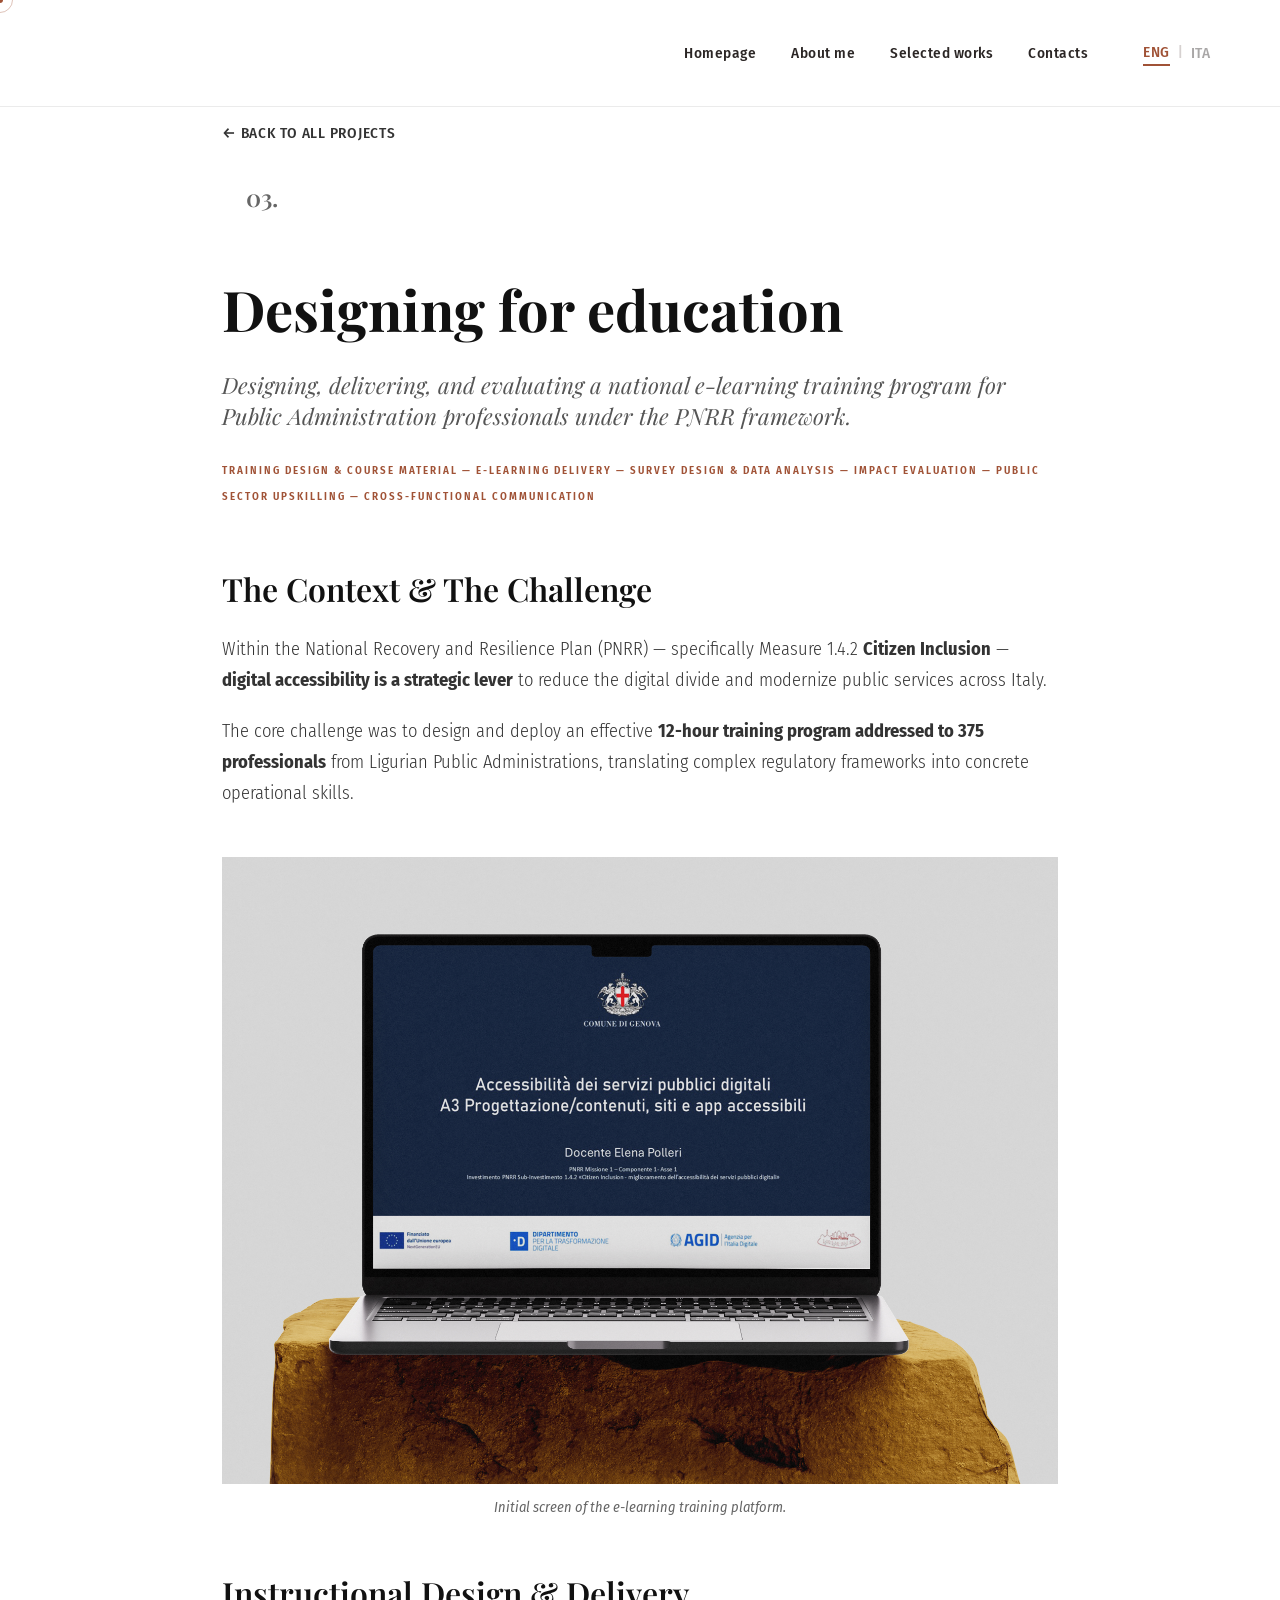
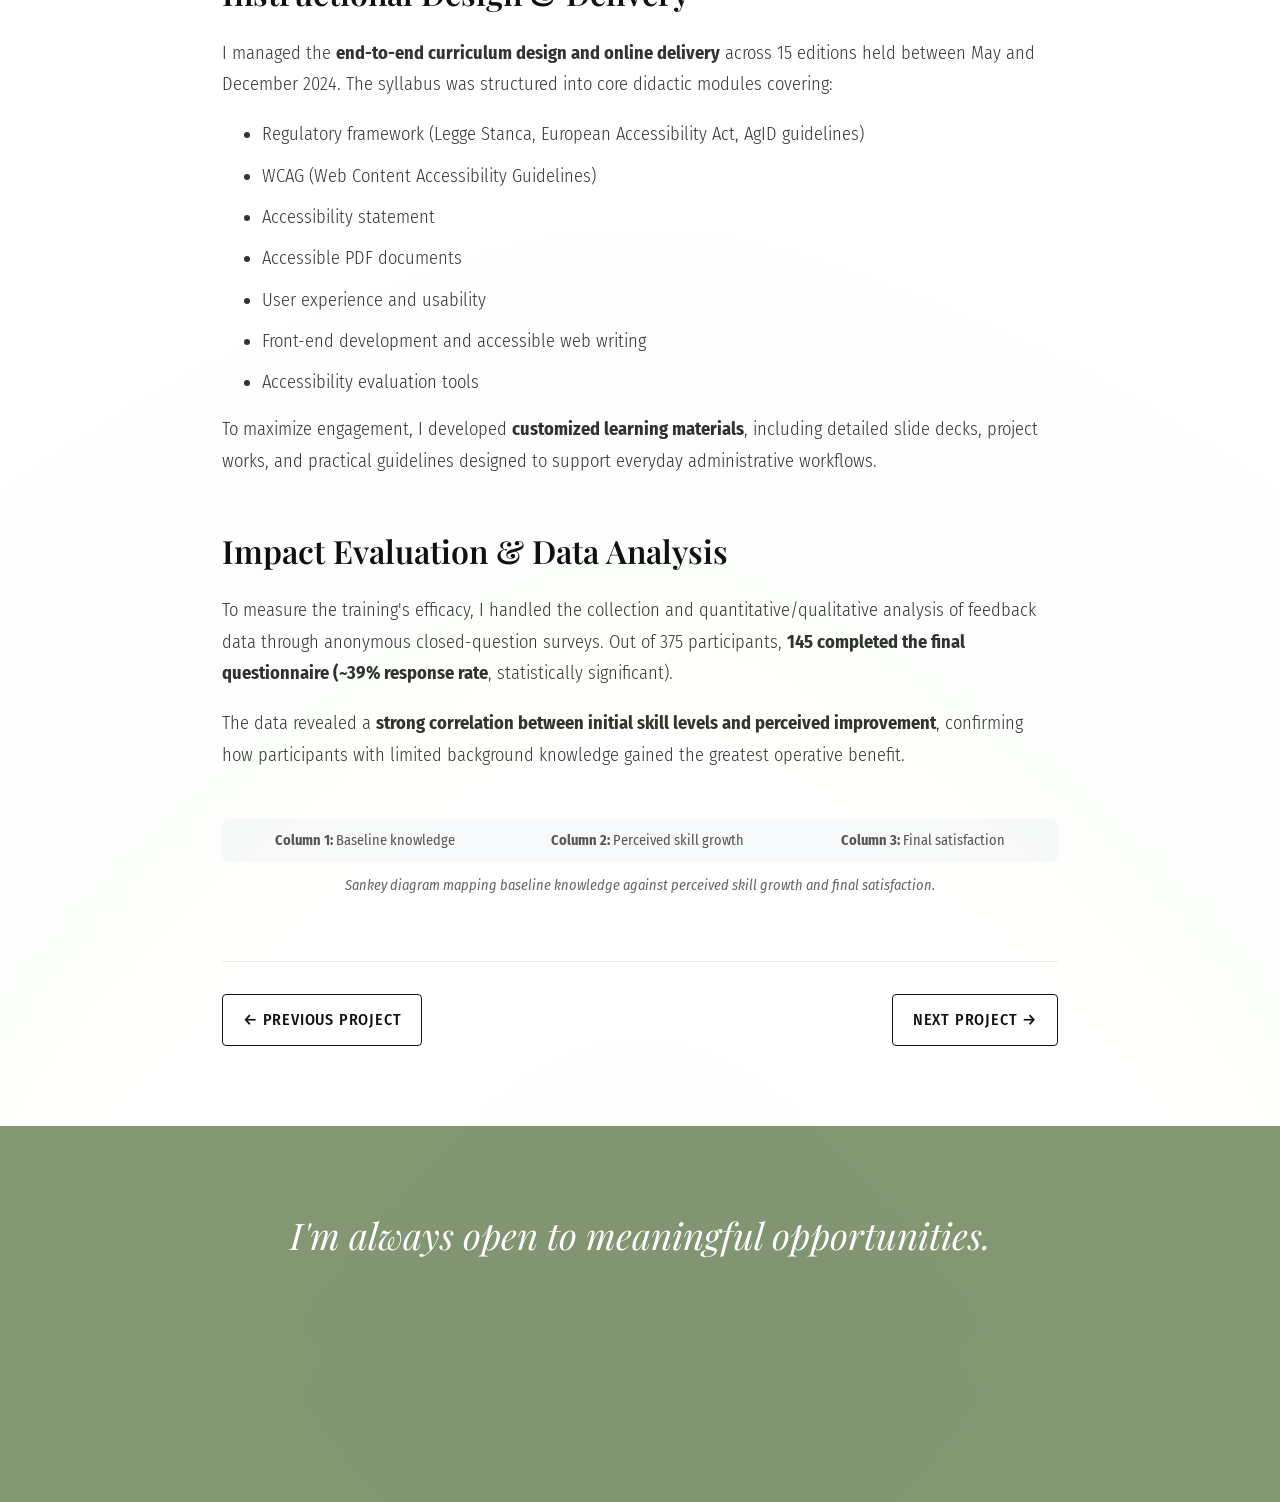
<file: citizen-inclusion.html>
<!DOCTYPE html>
<html lang="en">
<head>
    <meta charset="UTF-8">
    <meta name="google" content="notranslate">
    <meta name="viewport" content="width=device-width, initial-scale=1.0">
    <title>E.P. - Project 03</title>
    <link rel="icon" type="image/png" href="assets/favicon.png">

    <link rel="preconnect" href="https://fonts.googleapis.com">
    <link rel="preconnect" href="https://fonts.gstatic.com" crossorigin>
    <link href="https://fonts.googleapis.com/css2?family=Fira+Sans+Condensed:ital,wght@0,300;0,400;0,500;0,700;1,300;1,400;1,500;1,700&family=Playfair+Display:ital,wght@0,400;0,600;0,700;1,400;1,600;1,700&display=swap" rel="stylesheet">

    <!-- Collega il tuo file CSS principale -->
    <link rel="stylesheet" href="style.css">
    <!-- Stili specifici per la pagina progetto -->
    <link rel="stylesheet" href="project-style.css">
</head>

<body>

    <!-- NAVBAR CON SFONDO BIANCO/CHIARO -->
    <header class="navbar project-navbar">
        <nav>
            <ul class="nav-links">
                <li><a href="index.html#home" data-translate="nav-home">Homepage</a></li>
                <li><a href="index.html#about" data-translate="nav-about">About me</a></li>
                <li><a href="index.html#works" class="active" data-translate="nav-works">Selected works</a></li>
                <li><a href="index.html#contacts" data-translate="nav-contacts">Contacts</a></li>
            </ul>

            <div class="lang-switch">
                <a href="#" class="lang-option active" data-lang="en">ENG</a>
                <span class="lang-divider">|</span>
                <a href="#" class="lang-option" data-lang="it">ITA</a>
            </div>
        </nav>
    </header>


    <!-- MAIN CONTENT - CASE STUDY -->
    <main class="project-main">
        <div class="project-container">

            <!-- TORNA AI PROGETTI -->
            <div class="back-to-works-wrapper">
                <a href="index.html#works" class="back-to-works-btn" data-translate="back-works">
                    &larr; Back to all projects
                </a>
            </div>

            <!-- HEADER DEL PROGETTO -->
            <header class="project-header">
                <div class="section-title-wrapper">
                    <div class="line"></div>
                    <span class="project-number">03.</span>
                </div>
                <h1 class="project-title" data-translate="proj-title">Designing for education</h1>
                <p class="project-subtitle">
                    <em data-translate="proj-subtitle">Designing, delivering, and evaluating a national e-learning training program for Public Administration professionals under the PNRR framework.</em>
                </p>

                <div class="project-tags-container">
                    <span class="card-tags" data-translate="proj-tags">
                        TRAINING DESIGN & COURSE MATERIAL — E-LEARNING DELIVERY — SURVEY DESIGN & DATA ANALYSIS — IMPACT EVALUATION — PUBLIC SECTOR UPSKILLING — CROSS-FUNCTIONAL COMMUNICATION
                    </span>
                </div>
            </header>

            <!-- SEZIONE INTRODUTTIVA / CONTESTO -->
            <section class="project-section">
                <h2 data-translate="sec1-title">The Context & The Challenge</h2>
                <p data-translate="sec1-p1">
                    Within the National Recovery and Resilience Plan (PNRR) — specifically Measure 1.4.2 <strong>Citizen Inclusion</strong> — <strong>digital accessibility is a strategic lever</strong> to reduce the digital divide and modernize public services across Italy.
                </p>
                <p data-translate="sec1-p2">
                    The core challenge was to design and deploy an effective <strong>12-hour training program addressed to 375 professionals</strong> from Ligurian Public Administrations, translating complex regulatory frameworks into concrete operational skills.
                </p>
            </section>

            <!-- IMMAGINE 1 -->
            <figure class="project-figure">
                <img src="images/img-training-1.jpg" alt="Initial screen of the e-learning training platform" class="project-image-full" loading="lazy">
                <figcaption data-translate="fig-1">Figure 1: Initial screen of the e-learning training platform.</figcaption>
            </figure>

            <!-- SEZIONE METODOLOGIA -->
            <section class="project-section">
                <h2 data-translate="sec2-title">Instructional Design & Delivery</h2>
                <p data-translate="sec2-p1">
                    I managed the <strong>end-to-end curriculum design and online delivery</strong> across 15 editions held between May and December 2024. The syllabus was structured into core didactic modules covering:
                </p>
                
                <!-- ELENCO PUNTATO CONTENUTI -->
                <ul data-translate="sec2-list" class="project-list" style="margin-left: 20px; margin-bottom: 16px; line-height: 1.6;">
                    <li>Regulatory framework (Legge Stanca, European Accessibility Act, AgID guidelines)</li>
                    <li>WCAG (Web Content Accessibility Guidelines)</li>
                    <li>Accessibility statement</li>
                    <li>Accessible PDF documents</li>
                    <li>User experience and usability</li>
                    <li>Front-end development and accessible web writing</li>
                    <li>Accessibility evaluation tools</li>
                </ul>

                <p data-translate="sec2-p2">
                    To maximize engagement, I developed <strong>customized learning materials</strong>, including detailed slide decks, project works, and practical guidelines designed to support everyday administrative workflows.
                </p>
            </section>

            <!-- SEZIONE RISULTATI E VALUTAZIONE D'IMPATTO -->
            <section class="project-section">
                <h2 data-translate="sec3-title">Impact Evaluation & Data Analysis</h2>
                <p data-translate="sec3-p1">
                    To measure the training's efficacy, I handled the collection and quantitative/qualitative analysis of feedback data through anonymous closed-question surveys. Out of 375 participants, <strong>145 completed the final questionnaire (~39% response rate</strong>, statistically significant).
                </p>
                <p data-translate="sec3-p2">
                    The data revealed a <strong>strong correlation between initial skill levels and perceived improvement</strong>, confirming how participants with limited background knowledge gained the greatest operative benefit.
                </p>
            </section>

            <!-- SPAZIO IMMAGINE 2 (Grafico Sankey) -->
            <figure class="project-figure">
                <div class="sankey-legend" data-translate="sankey-legend" style="margin-bottom: 12px; font-size: 0.9rem; color: #555; display: flex; justify-content: space-around; flex-wrap: wrap; gap: 10px; background: #f8f9fa; padding: 10px; border-radius: 6px;">
                    <span><strong>Column 1:</strong> Baseline knowledge</span>
                    <span><strong>Column 2:</strong> Perceived skill growth</span>
                    <span><strong>Column 3:</strong> Final satisfaction</span>
                </div>

                <div class="flourish-embed flourish-sankey" data-src="visualisation/28228221"><script src="https://public.flourish.studio/resources/embed.js" defer></script><noscript><img src="https://public.flourish.studio/visualisation/28228221/thumbnail" width="100%" alt="sankey visualization" /></noscript></div>
                
                <figcaption data-translate="fig-2">Figure 2: Sankey diagram mapping baseline knowledge against perceived skill growth and final satisfaction.</figcaption>
            </figure>

            <!-- NAVIGAZIONE -->
            <nav class="project-pagination" aria-label="Navigazione tra i progetti">
                <a href="alterego.html" class="pagination-link back-to-grid" data-translate="nav-prev-project">
                    &larr; Previous project
                </a>
                <a href="mobiquity.html" class="pagination-link next-project" data-translate="nav-next-project">
                    Next project &rarr;
                </a>
            </nav>
        </div>
    </main>

    <!-- FOOTER / CONTACT SECTION -->
    <footer id="contacts" class="footer-section">
        <div class="footer-container">
            <h2 class="footer-title" data-translate="footer_title">
                I'm always open to meaningful opportunities.
            </h2>

            <div class="footer-actions">
                <a
                    href="mailto:elenapolleri@gmail.com"
                    class="footer-btn blur-sensitive"
                    data-translate="btn_email"
                    title="Sensitive info"
                >
                    Contact me via email &rarr;
                </a>

                <a
                    href="https://www.linkedin.com/in/elenapolleri/"
                    target="_blank"
                    rel="noopener noreferrer"
                    class="footer-btn blur-sensitive"
                    data-translate="btn_linkedin"
                    title="Sensitive info"
                >
                    Connect on LinkedIn &rarr;
                </a>
            </div>
        </div>
    </footer>



    <!-- BOTTONE BACK TO TOP CON ANELLO DI PROGRESSO -->
    <a
        href="#home"
        id="scrollTopBtn"
        class="scroll-top-btn"
        aria-label="Torna su"
    >
        <svg class="progress-ring" viewBox="0 0 45 45">
            <circle id="progressRingCircle" cx="22.5" cy="22.5" r="20.5" />
        </svg>
        <svg
            class="arrow-icon"
            width="20"
            height="20"
            viewBox="0 0 24 24"
            fill="none"
            stroke="currentColor"
            stroke-width="2"
        >
            <path d="M12 19V5M5 12l7-7 7 7"/>
        </svg>
    </a>

    <!-- CUSTOM CURSOR -->
    <div class="custom-cursor-dot"></div>
    <div class="custom-cursor-trail"></div>

    <!-- SCRIPT GESTIONE LINGUA, CURSORE E SCROLL TO TOP -->
    <script>
        const translations = {
            en: {
                "nav-home": "Homepage", "nav-about": "About me", "nav-works": "Selected works", "nav-contacts": "Contacts",
                "back-works": "&larr; Back to all projects",
                "proj-title": "Designing for education",
                "proj-subtitle": "Designing, delivering, and evaluating a national e-learning training program for Public Administration professionals under the PNRR framework.",
                "proj-tags": "TRAINING DESIGN & COURSE MATERIAL — E-LEARNING DELIVERY — SURVEY DESIGN & DATA ANALYSIS — IMPACT EVALUATION — PUBLIC SECTOR UPSKILLING — CROSS-FUNCTIONAL COMMUNICATION",
                "sec1-title": "The Context & The Challenge",
                "sec1-p1": "Within the National Recovery and Resilience Plan (PNRR) — specifically Measure 1.4.2 <strong>Citizen Inclusion</strong> — <strong>digital accessibility is a strategic lever</strong> to reduce the digital divide and modernize public services across Italy.",
                "sec1-p2": "The core challenge was to design and deploy an effective <strong>12-hour training program addressed to 375 professionals</strong> from Ligurian Public Administrations, translating complex regulatory frameworks into concrete operational skills.",
                "fig-1": "Initial screen of the e-learning training platform.",
                "sec2-title": "Instructional Design & Delivery",
                "sec2-p1": "I managed the <strong>end-to-end curriculum design and online delivery</strong> across 15 editions held between May and December 2024. The syllabus was structured into core didactic modules covering:",
                "sec2-list": "<li>Regulatory framework (Legge Stanca, European Accessibility Act, AgID guidelines)</li><li>WCAG (Web Content Accessibility Guidelines)</li><li>Accessibility statement</li><li>Accessible PDF documents</li><li>User experience and usability</li><li>Front-end development and accessible web writing</li><li>Accessibility evaluation tools</li>",
                "sec2-p2": "To maximize engagement, I developed <strong>customized learning materials</strong>, including detailed slide decks, project works, and practical guidelines designed to support everyday administrative workflows.",
                "sec3-title": "Impact Evaluation & Data Analysis",
                "sec3-p1": "To measure the training's efficacy, I handled the collection and quantitative/qualitative analysis of feedback data through anonymous closed-question surveys. Out of 375 participants, <strong>145 completed the final questionnaire (~39% response rate</strong>, statistically significant).",
                "sec3-p2": "The data revealed a <strong>strong correlation between initial skill levels and perceived improvement</strong>, confirming how participants with limited background knowledge gained the greatest operative benefit.",
                "sankey-legend": "<span><strong>Column 1:</strong> Baseline knowledge</span><span><strong>Column 2:</strong> Perceived skill growth</span><span><strong>Column 3:</strong> Final satisfaction</span>",
                "fig-2": "Sankey diagram mapping baseline knowledge against perceived skill growth and final satisfaction.",
                "nav-prev-project": "&larr; Previous project",
                "nav-next-project": "Next project &rarr;",
                "footer-title": "I'm always open to meaningful opportunities.",
                "footer-email": "Contact me via email &rarr;",
                "footer-linkedin": "Connect on LinkedIn &rarr;"
            },
            it: {
                "nav-home": "Homepage", "nav-about": "Chi sono", "nav-works": "Progetti scelti", "nav-contacts": "Contatti",
                "back-works": "&larr; Torna a tutti i progetti",
                "proj-title": "Progettare per educare",
                "proj-subtitle": "Progettazione, erogazione e valutazione d'impatto di un percorso formativo a distanza per i professionisti della Pubblica Amministrazione nell'ambito del PNRR.",
                "proj-tags": "PROGETTAZIONE DELLA FORMAZIONE E MATERIALE DIDATTICO — EROGAZIONE E-LEARNING — PROGETTAZIONE DI QUESTIONARI E ANALISI DATI — VALUTAZIONE D'IMPATTO — AGGIORNAMENTO SETTORE PUBBLICO — COMUNICAZIONE INTERFUNZIONALE",
                "sec1-title": "Il Contesto e La Sfida",
                "sec1-p1": "All'interno del Piano Nazionale di Ripresa e Resilienza (PNRR) — nello specifico la Misura 1.4.2 <strong>Citizen Inclusion</strong> — <strong>l'accessibilità digitale rappresenta una leva strategica</strong> per ridurre il divario digitale e migliorare i servizi pubblici.",
                "sec1-p2": "La sfida principale è stata progettare ed erogare un <strong>percorso formativo di 12 ore rivolto a 375 professionisti</strong> delle PA liguri, traducendo quadri normativi complessi in competenze operative concrete.",
                "fig-1": "Schermata iniziale della piattaforma di formazione online.",
                "sec2-title": "Progettazione Didattica e Erogazione",
                "sec2-p1": "Ho curato la <strong>progettazione e l'erogazione a distanza</strong> del corso in 15 edizioni tra maggio e dicembre 2024. Il programma è stato suddiviso in moduli didattici incentrati su:",
                "sec2-list": "<li>Normativa di riferimento (Legge Stanca, European Accessibility Act, linee guida AgID)</li><li>WCAG (Web Content Accessibility Guidelines)</li><li>Dichiarazione di accessibilità</li><li>Documenti PDF accessibili</li><li>User experience e usabilità</li><li>Sviluppo front-end e web writing accessibile</li><li>Strumenti di valutazione dell'accessibilità</li>",
                "sec2-p2": "Per massimizzare l'efficacia dell'apprendimento, ho predisposto <strong>materiali didattici mirati</strong>, tra cui slide di dettaglio, project work e guide operative a supporto dell'attività lavorativa quotidiana.",
                "sec3-title": "Valutazione d'Impatto e Analisi Dati",
                "sec3-p1": "Per misurare concretamente i risultati del corso, ho gestito la raccolta e l'analisi quantitativa/qualitativa dei dati tramite questionari anonimi. Hanno risposto <strong>145 professionisti su 375 (~39% di tasso di risposta</strong>, statisticamente significativo).",
                "sec3-p2": "L'analisi dei dati ha evidenziato una <strong>forte correlazione tra le competenze iniziali e il miglioramento percepito</strong>, confermando l'elevato impatto del percorso soprattutto sui partecipanti con un livello di partenza base.",
                "sankey-legend": "<span><strong>Colonna 1:</strong> Competenza iniziale</span><span><strong>Colonna 2:</strong> Miglioramento percepito</span><span><strong>Colonna 3:</strong> Grado di soddisfazione</span>",
                "fig-2": "Diagramma di Sankey per la mappatura tra competenze iniziali, miglioramento percepito e grado di soddisfazione.",
                "nav-prev-project": "&larr; Progetto precedente",
                "nav-next-project": "Progetto successivo &rarr;",
                "footer-title": "Sono sempre aperta a nuove opportunità stimolanti.",
                "footer-email": "Contattami via email &rarr;",
                "footer-linkedin": "Collegati su LinkedIn &rarr;"
            }
        };

        const navbar = document.querySelector('.navbar');
        const scrollTopBtn = document.getElementById('scrollTopBtn');
        const progressRing = document.getElementById('progressRingCircle');
        const ringCircumference = 2 * Math.PI * 20.5;
        if (progressRing) {
            progressRing.style.strokeDasharray = `${ringCircumference}`;
            progressRing.style.strokeDashoffset = `${ringCircumference}`;
        }

        function updateScrollUI() {
            const scrollY = window.scrollY;
            const docHeight = document.documentElement.scrollHeight - window.innerHeight;
            const progress = docHeight > 0 ? Math.min(scrollY / docHeight, 1) : 0;

            if (scrollY > 300) {
                scrollTopBtn.classList.add('show');
            } else {
                scrollTopBtn.classList.remove('show');
            }

            if (progressRing) {
                progressRing.style.strokeDashoffset = `${ringCircumference * (1 - progress)}`;
            }

            if (navbar) {
                navbar.classList.toggle('is-scrolled', scrollY > 40);
            }
        }

        window.addEventListener('scroll', updateScrollUI, { passive: true });
        updateScrollUI();

        if (scrollTopBtn) {
            scrollTopBtn.addEventListener('click', (e) => {
                e.preventDefault();
                window.scrollTo({
                    top: 0,
                    behavior: 'smooth'
                });
            });
        }

        // --- CUSTOM CURSOR SCRIPT ---
        const dot = document.querySelector('.custom-cursor-dot');
        const trail = document.querySelector('.custom-cursor-trail');
        const isTouch = window.matchMedia('(hover: none)').matches;

        if (!isTouch && dot && trail) {
            let mouseX = 0, mouseY = 0;
            let trailX = 0, trailY = 0;

            document.addEventListener('mousemove', (e) => {
                mouseX = e.clientX;
                mouseY = e.clientY;
                dot.style.left = `${mouseX}px`;
                dot.style.top = `${mouseY}px`;
            });

            function animateTrail() {
                trailX += (mouseX - trailX) * 0.20;
                trailY += (mouseY - trailY) * 0.20;
                trail.style.left = `${trailX}px`;
                trail.style.top = `${trailY}px`;
                requestAnimationFrame(animateTrail);
            }
            animateTrail();
        } else {
            if (dot) dot.style.display = 'none';
            if (trail) trail.style.display = 'none';
        }
    </script>
    <script src="translate.js"></script>
</body>
</html>
</file>
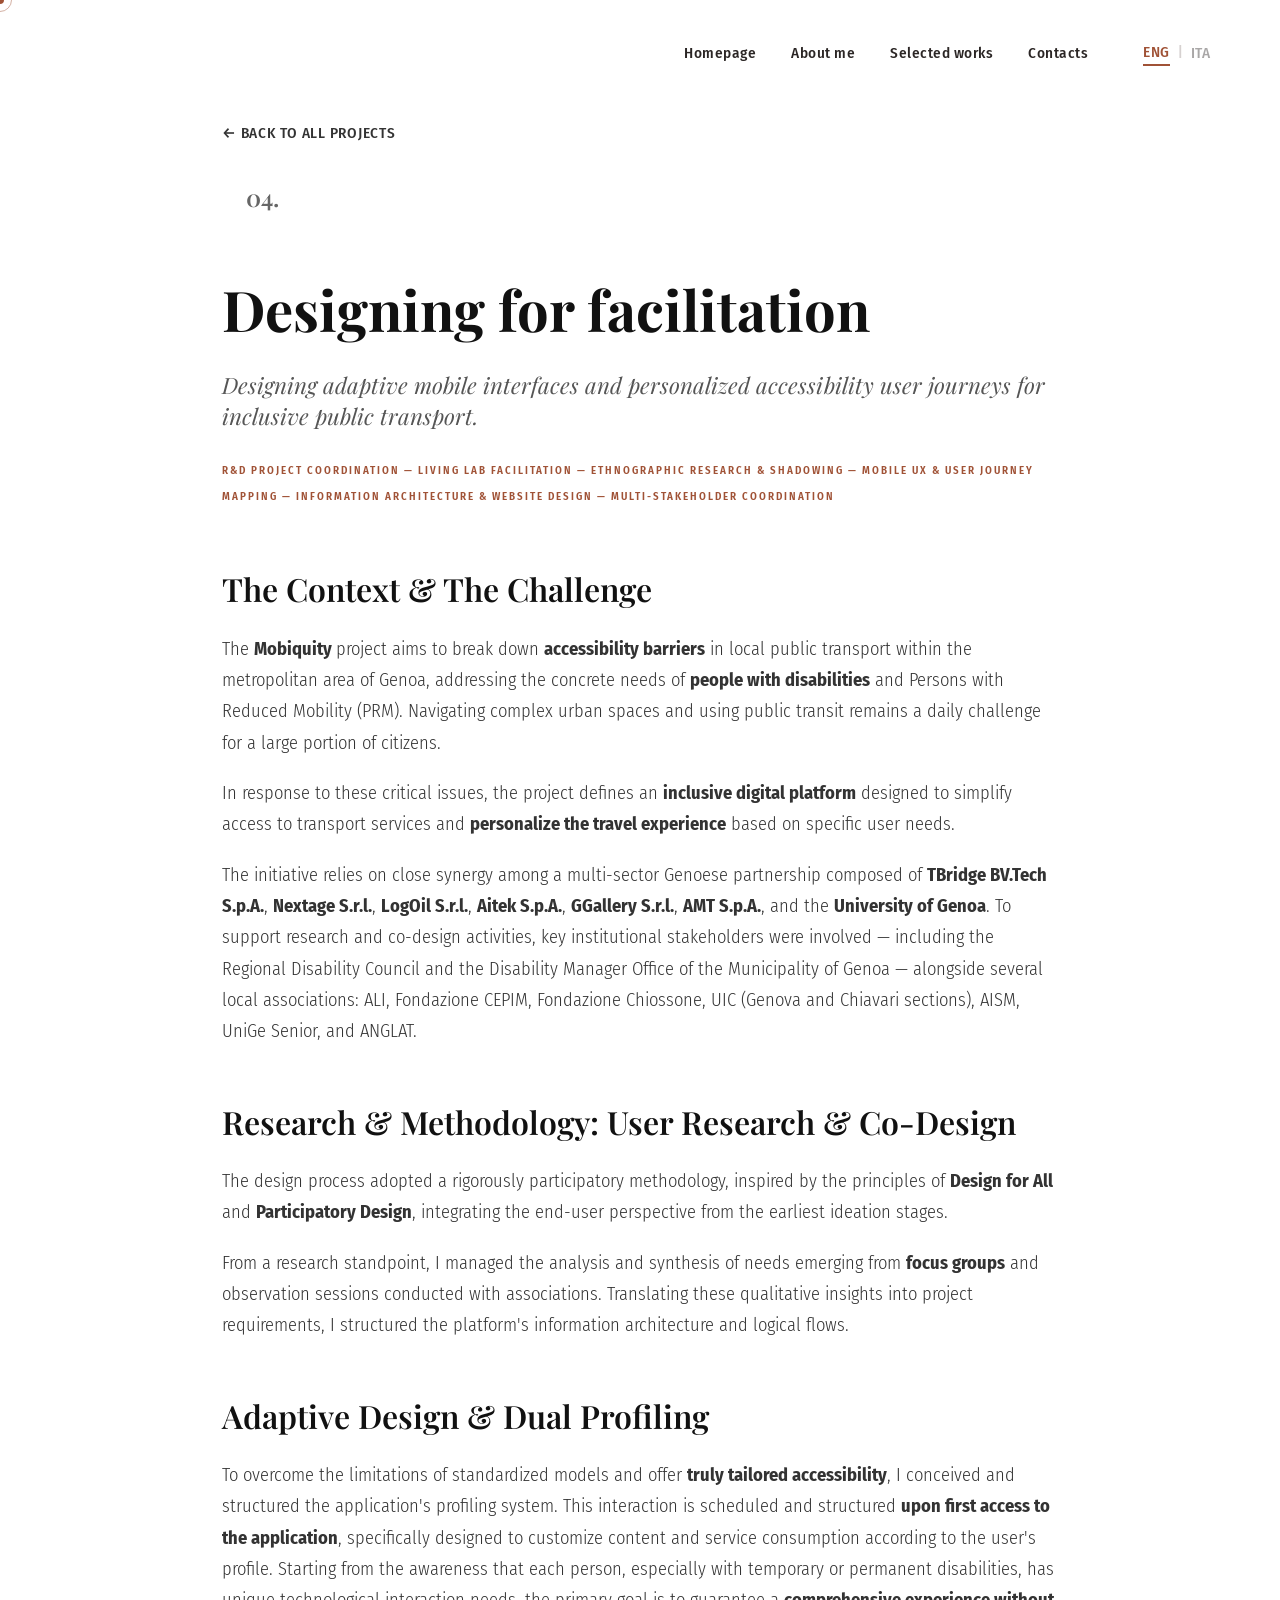
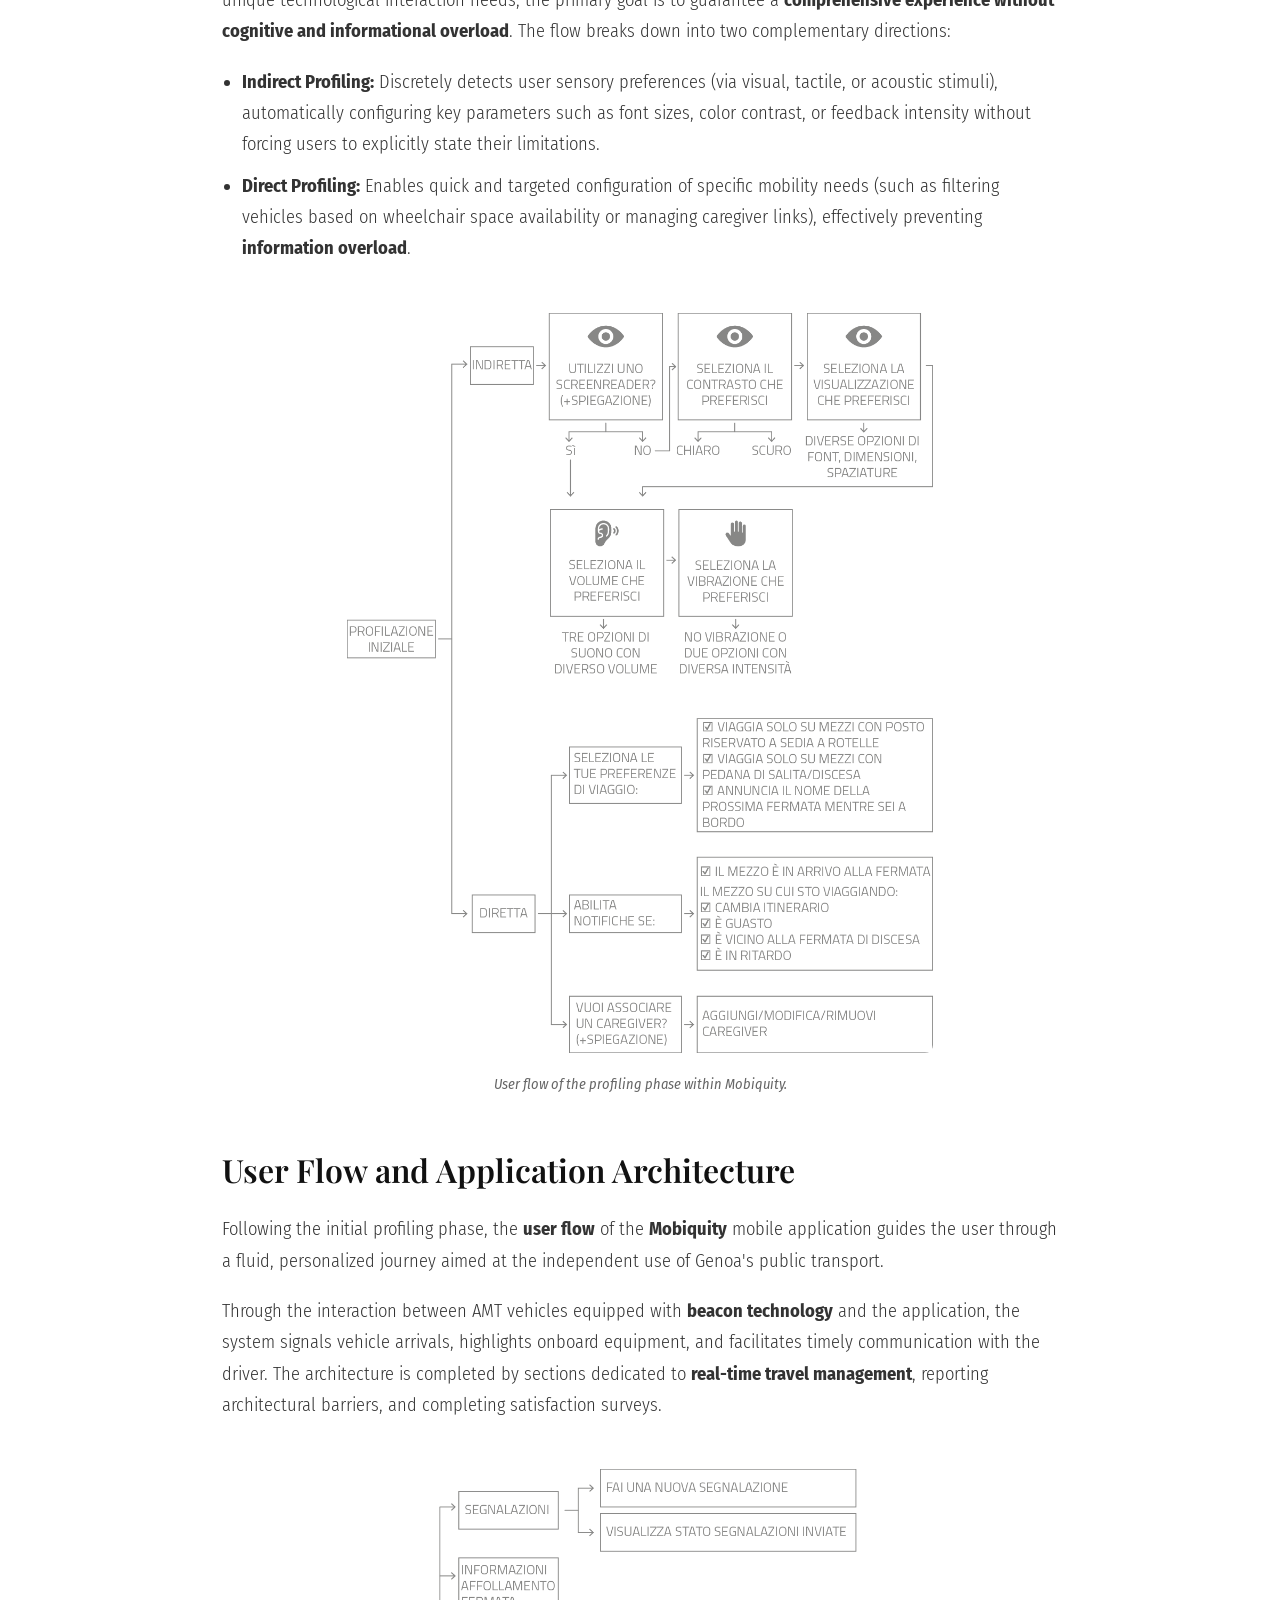
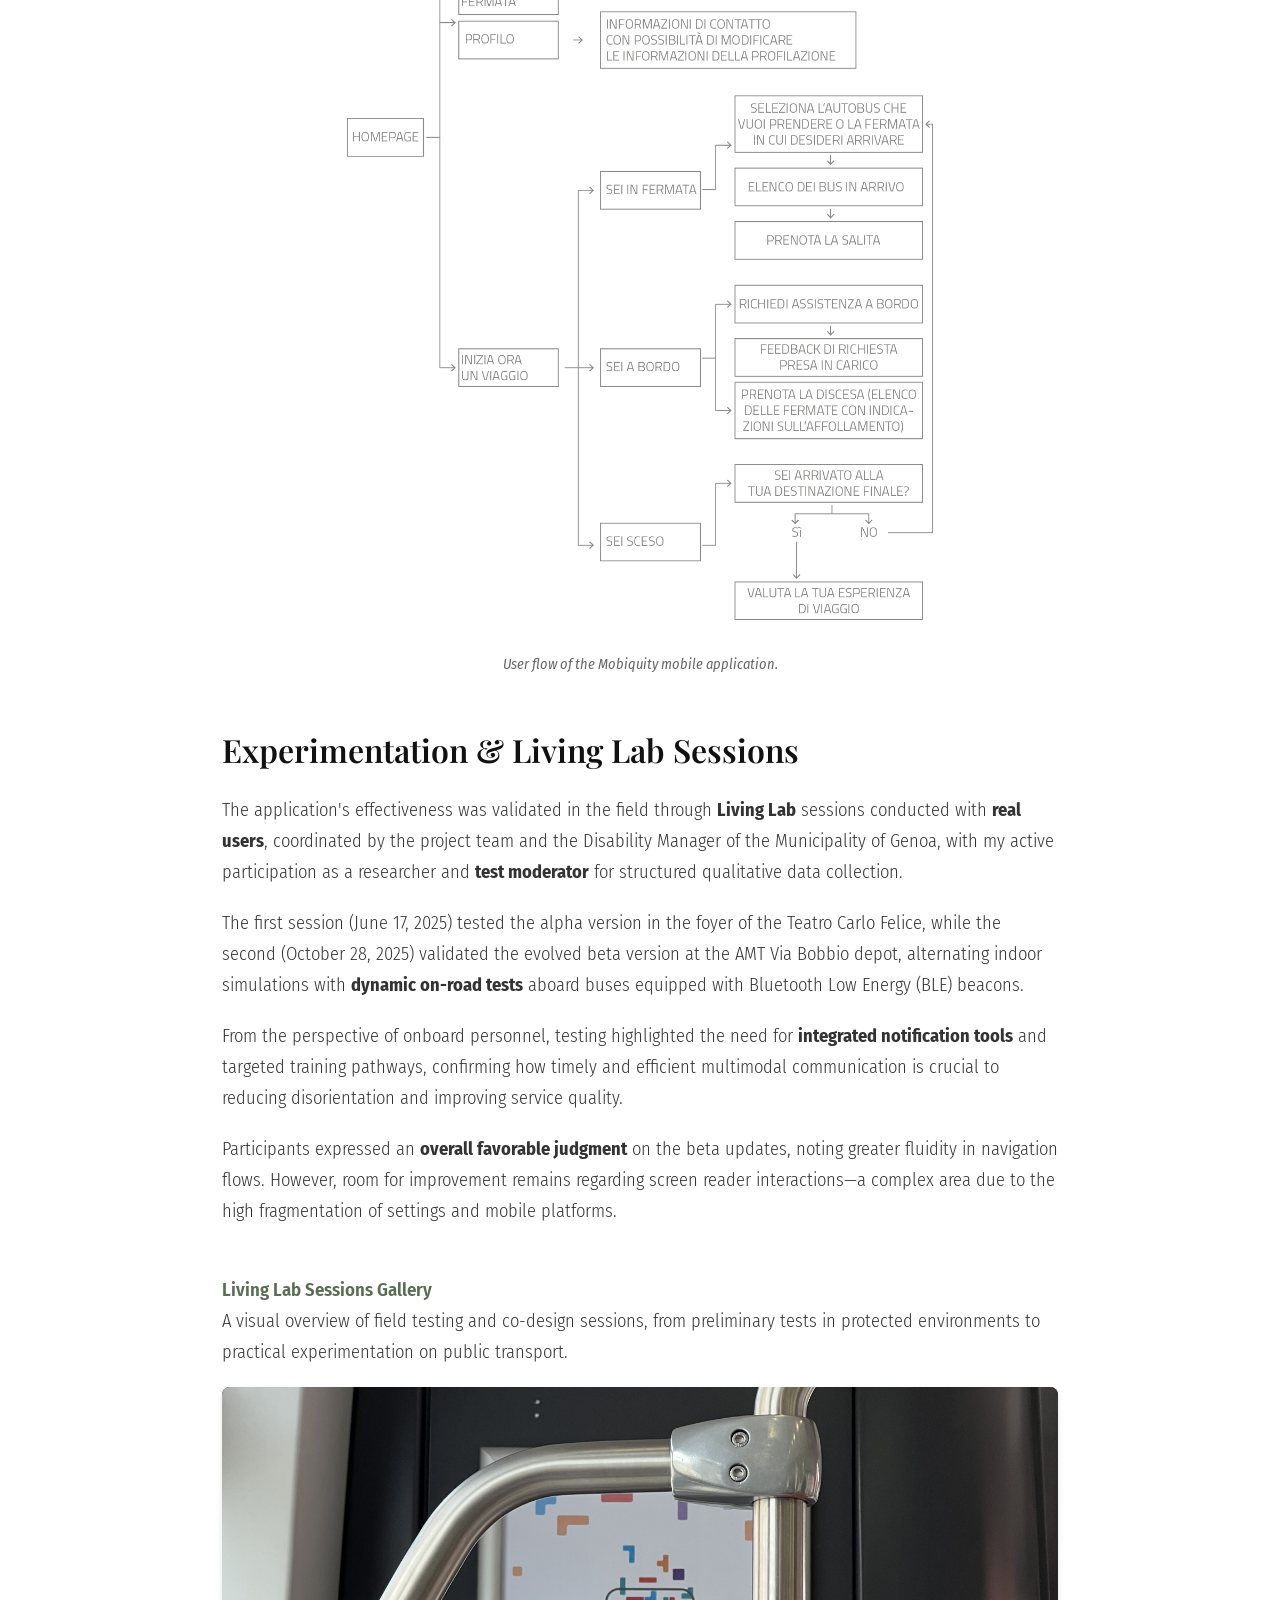
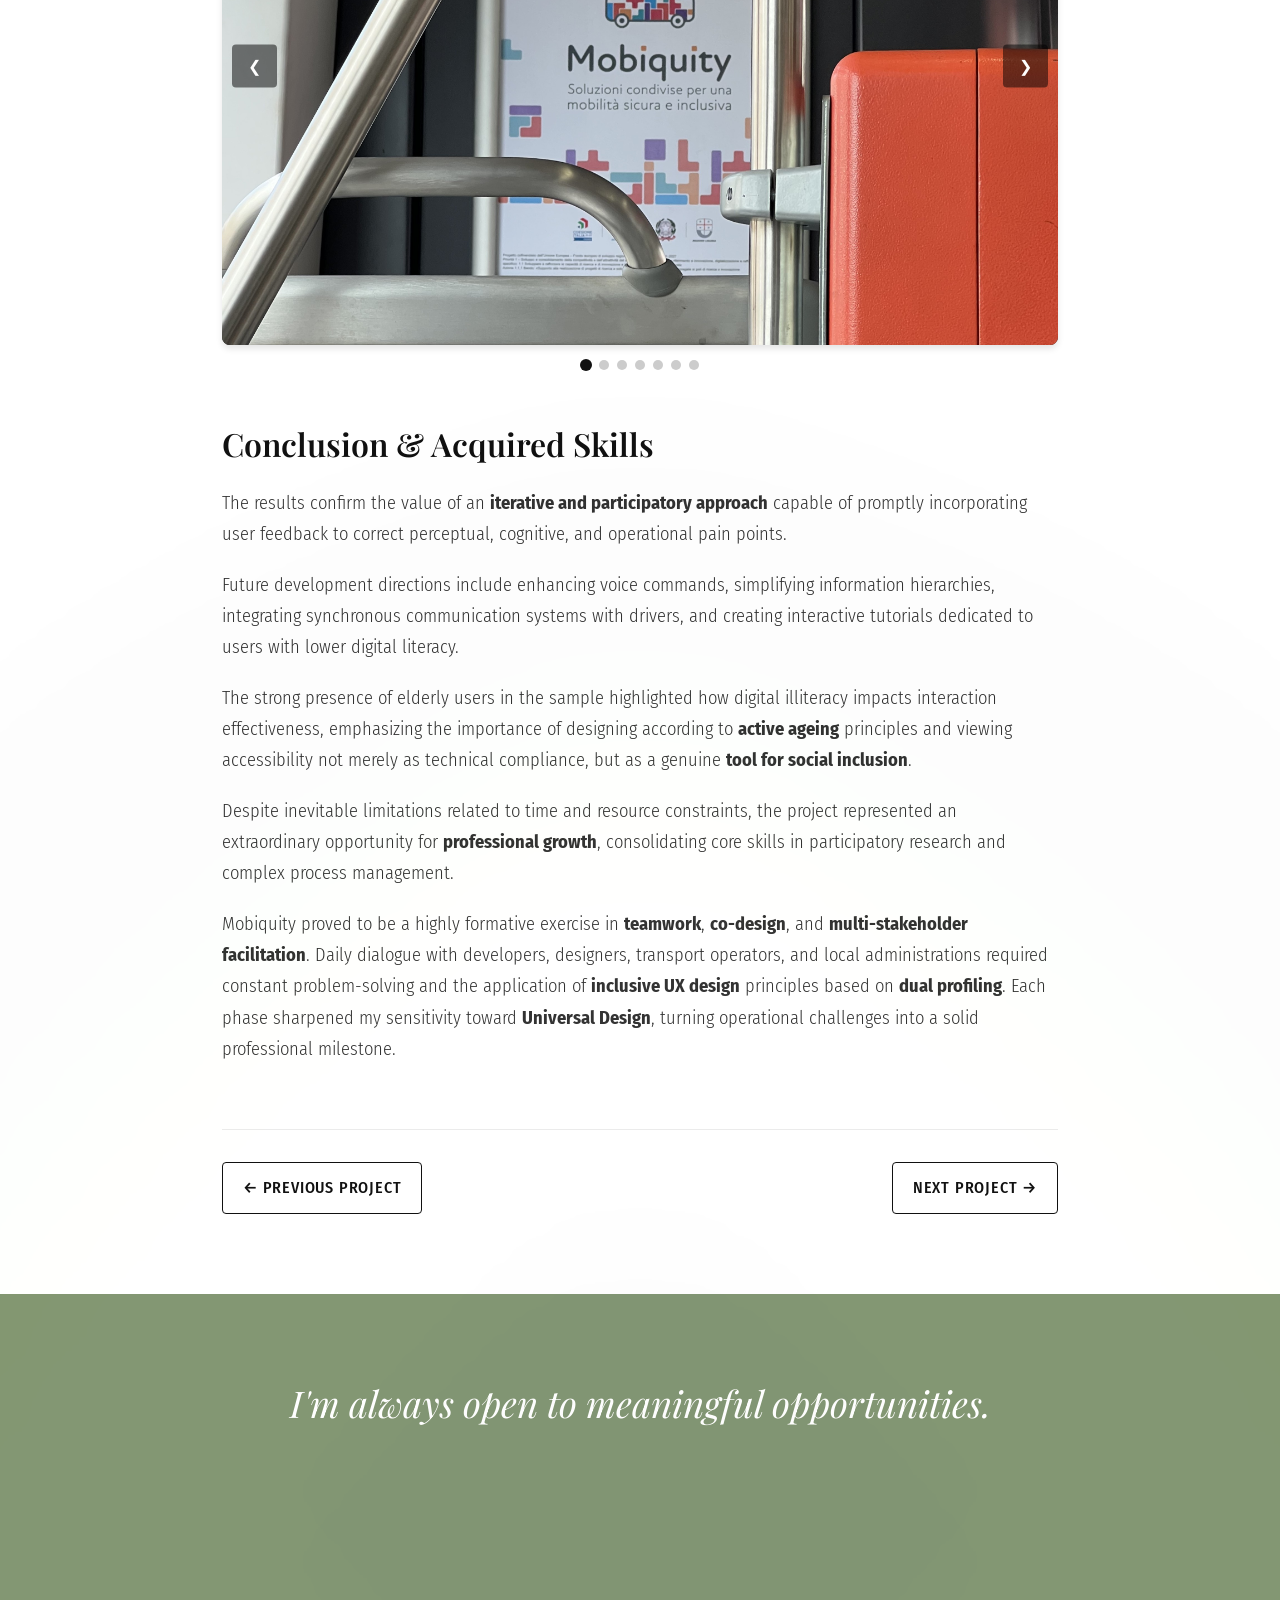
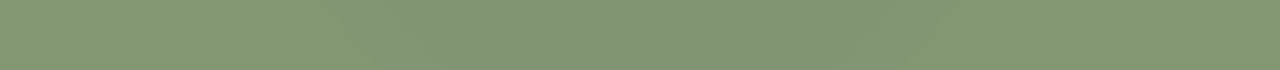
<file: mobiquity.html>
<!DOCTYPE html>
<html lang="en">
<head>
    <meta charset="UTF-8">
    <meta name="google" content="notranslate">
    <meta name="viewport" content="width=device-width, initial-scale=1.0">
    <title> E.P. - Project 04 </title>
    <link rel="icon" type="image/png" href="assets/favicon.png">

    <link rel="preconnect" href="https://fonts.googleapis.com">
    <link rel="preconnect" href="https://fonts.gstatic.com" crossorigin>

    <link href="https://fonts.googleapis.com/css2?family=Fira+Sans+Condensed:ital,wght@0,300;0,400;0,500;0,700;1,300;1,400;1,500;1,700&family=Playfair+Display:ital,wght@0,400;0,600;0,700;1,400;1,600;1,700&display=swap" rel="stylesheet">

    <!-- Collega il tuo file CSS principale -->
    <link rel="stylesheet" href="style.css">
    <!-- Stili specifici per la pagina progetto -->
    <link rel="stylesheet" href="project-style.css">
    <style>
        /* Stili per il carosello ottimizzato */
        .carousel-wrapper { position: relative; width: 100%; max-width: 100%; margin: 15px 0 5px 0; overflow: hidden; border-radius: 8px; box-shadow: 0 4px 6px rgba(0,0,0,0.1); background-color: #111; }
        .carousel-container { display: flex; width: 100%; transition: transform 0.6s ease-in-out; }
        .carousel-container img { width: 100%; flex-shrink: 0; aspect-ratio: 3 / 2; object-fit: cover; display: block; }
        
        .carousel-btn { position: absolute; top: 50%; transform: translateY(-50%); background-color: rgba(0, 0, 0, 0.5); color: white; border: none; padding: 12px 16px; cursor: pointer; z-index: 10; border-radius: 4px; transition: background-color 0.3s; font-size: 16px; }
        .carousel-btn:hover { background-color: rgba(0, 0, 0, 0.8); }
        .carousel-prev { left: 10px; }
        .carousel-next { right: 10px; }

        /* Stili per i pallini (indicatori) del carosello */
        .carousel-dots { display: flex; justify-content: center; gap: 8px; margin: 15px 0 25px 0; }
        .carousel-dot { width: 10px; height: 10px; border-radius: 50%; background-color: #ccc; border: none; cursor: pointer; transition: background-color 0.3s, transform 0.3s; padding: 0; }
        .carousel-dot.active { background-color: #111; transform: scale(1.2); }

        /* Correzione larghezza immagini user flow allineate ai margini del testo */
        .project-img-content {
            width: 70%;
            max-width: 70%;
            height: auto;
            display: block;
            margin: 20px auto;
            border-radius: 8px;
        }

        /* --- CURSORE PERSONALIZZATO --- */
        @media (pointer: fine) {
            body {
                cursor: none;
            }
            a, button, [role="button"] {
                cursor: none;
            }
        }

        .custom-cursor-dot,
        .custom-cursor-trail {
            position: fixed;
            top: 0;
            left: 0;
            pointer-events: none;
            z-index: 10000;
            border-radius: 50%;
            transform: translate(-50%, -50%);
        }

        .custom-cursor-dot {
            width: 8px;
            height: 8px;
            background-color: #A05236;
        }

        .custom-cursor-trail {
            width: 24px;
            height: 24px;
            border: 1.5px solid rgba(160, 82, 54, 0.45);
            transition: width 0.2s ease, height 0.2s ease, background-color 0.2s ease;
        }

        a:hover ~ .custom-cursor-trail,
        button:hover ~ .custom-cursor-trail {
            width: 36px;
            height: 36px;
            background-color: rgba(160, 82, 54, 0.12);
        }

        /* --- BOTTONE BACK TO TOP CON PROGRESS RING --- */
        .scroll-top-btn {
            position: fixed;
            bottom: 30px;
            right: 30px;
            width: 45px;
            height: 45px;
            background-color: #ffffff;
            color: #111111;
            border: 1px solid #e0e0e0;
            border-radius: 50%;
            display: flex;
            align-items: center;
            justify-content: center;
            z-index: 999;
            box-shadow: 0 4px 10px rgba(0, 0, 0, 0.1);
            transition: all 0.3s ease;
            opacity: 0;
            visibility: hidden;
            pointer-events: none;
            text-decoration: none;
        }

        .scroll-top-btn.show {
            opacity: 0.9;
            visibility: visible;
            pointer-events: auto;
        }

        .scroll-top-btn:hover {
            background-color: #111111;
            color: #ffffff;
            transform: translateY(-3px);
            box-shadow: 0 6px 15px rgba(0, 0, 0, 0.15);
        }

        .scroll-top-btn svg.progress-ring {
            position: absolute;
            inset: 0;
            width: 100%;
            height: 100%;
            transform: rotate(-90deg);
            pointer-events: none;
        }

        .scroll-top-btn .progress-ring circle {
            fill: none;
            stroke: #A05236;
            stroke-width: 2;
            stroke-linecap: round;
            transition: stroke-dashoffset 0.1s linear;
        }

        .scroll-top-btn .arrow-icon {
            position: relative;
            z-index: 1;
        }
    </style>
</head>

<body>

    <!-- NAVBAR CON SELETTORE LINGUA (UGUALE A INDEX) -->
    <header class="navbar">
        <nav>
            <ul class="nav-links">
                <li><a href="index.html#home" data-translate="nav_home">Homepage</a></li>
                <li><a href="index.html#about" data-translate="nav_about">About me</a></li>
                <li><a href="index.html#works" data-translate="nav_works">Selected works</a></li>
                <li><a href="index.html#contacts" data-translate="nav_contacts">Contacts</a></li>
            </ul>

            <div class="lang-switch">
                <a href="#" class="lang-option active" data-lang="en">ENG</a>
                <span class="lang-divider">|</span>
                <a href="#" class="lang-option" data-lang="it">ITA</a>
            </div>
        </nav>
    </header>

    <!-- MAIN CONTENT - CASE STUDY -->
    <main class="project-main">
        <div class="project-container">

            <!-- TORNA AI PROGETTI -->
            <div class="back-to-works-wrapper">
                <a href="index.html#works" class="back-to-works-btn" data-translate="back-works">
                    &larr; Torna a tutti i progetti
                </a>
            </div>

            <!-- HEADER DEL PROGETTO -->
            <header class="project-header">
                <div class="section-title-wrapper">
                    <div class="line"></div>
                    <span class="project-number">04.</span>
                </div>
                <h1 class="project-title" data-translate="proj-title">Designing for facilitation</h1>
                <p class="project-subtitle">
                    <em data-translate="proj-subtitle">Progettazione di interfacce mobili adattive e user journey di accessibilità personalizzata per il trasporto pubblico inclusivo.</em>
                </p>

                <div class="project-tags-container">
                    <span class="card-tags" data-translate="proj-tags">
                        R&amp;D PROJECT COORDINATION — LIVING LAB FACILITATION — ETHNOGRAPHIC RESEARCH &amp; SHADOWING — MOBILE UX &amp; USER JOURNEY MAPPING — INFORMATION ARCHITECTURE &amp; WEBSITE DESIGN — MULTI-STAKEHOLDER COORDINATION
                    </span>
                </div>
            </header>

            <!-- SEZIONE 1: CONTESTO E SFIDA -->
            <section class="project-section">
                <h2 data-translate="sec1-title">Il Contesto e La Sfida</h2>
                <p data-translate="sec1-p1">
                    Il progetto <strong>Mobiquity</strong> nasce per abbattere le <strong>barriere di accessibilità</strong> che caratterizzano il trasporto pubblico locale nella città metropolitana di Genova, rispondendo alle esigenze concrete delle <strong>persone con disabilità</strong> e delle <strong>Persone a Mobilità Ridotta (PMR)</strong>. Muoversi in un contesto urbano complesso e usufruire dei mezzi di trasporto rappresenta ancora oggi una sfida quotidiana per un'ampia fetta di cittadini.
                </p>
                <p data-translate="sec1-p2">
                    In risposta a tali criticità, il progetto definisce una <strong>piattaforma digitale inclusiva</strong>, concepita per semplificare l'accesso ai servizi di trasporto e <strong>personalizzare l'esperienza di viaggio</strong> in base alle specifiche necessità dell'utente.
                </p>
                <p data-translate="sec1-p3">
                    L'iniziativa si fonda sulla stretta sinergia di un partenariato multisettoriale genovese composto da <strong>TBridge BV.Tech S.p.A.</strong>, <strong>Nextage S.r.l.</strong>, <strong>LogOil S.r.l.</strong>, <strong>Aitek S.p.A.</strong>, <strong>GGallery S.r.l.</strong>, <strong>AMT S.p.A.</strong> e l'<strong>Università di Genova</strong>. A supporto delle attività di ricerca e co-design sono stati coinvolti stakeholder istituzionali chiave — tra cui il Consiglio Regionale per la Disabilità e l'Ufficio del Disability Manager del Comune di Genova — e numerose associazioni del territorio: l'Associazione Ligure Ipovedenti (ALI), la Fondazione CEPIM, la Fondazione Chiossone, l'Unione Italiana Ciechi (UIC, sezioni di Genova e Chiavari), l'AISM, il corso UniGe Senior e l'ANGLAT.
                </p>
            </section>

            <!-- SEZIONE 2: METODOLOGIA E RICERCA -->
            <section class="project-section">
                <h2 data-translate="sec2-title">Ricerca e Metodologia: User Research e Co-Design</h2>
                <p data-translate="sec2-p1">
                    Il percorso progettuale ha adottato un approccio metodologico rigorosamente partecipativo, ispirato ai principi del <strong>Design for All</strong> e del <strong>Participatory Design</strong>, integrando il punto di vista degli utenti finali fin dalle prime fasi di ideazione.
                </p>
                <p data-translate="sec2-p2">
                    Dal punto di vista della ricerca, ho curato l'analisi e la sintesi dei fabbisogni emersi dai <strong>focus group</strong> e dalle sessioni di osservazione condotte con le associazioni. Traducendo queste evidenze qualitative in requisiti di progetto, ho strutturato l'architettura informativa e i flussi logici della piattaforma.
                </p>
            </section>

            <!-- SEZIONE 3: PROFILAZIONE E DESIGN ADATTIVO (ANTICIPATA) -->
            <section class="project-section">
                <h2 data-translate="sec3-title">Design Adattivo e Profilazione Duplice</h2>
                <p data-translate="sec3-p1">
                    Per superare i limiti dei modelli standardizzati e offrire un'<strong>accessibilità realmente su misura</strong>, ho ideato e strutturato il sistema di profilazione dell'applicazione. Questa interazione è prevista e strutturata <strong>al primo accesso all'applicazione</strong>, ed è pensata appositamente per personalizzare la modalità di fruizione dei contenuti e dei servizi in base al profilo dell'utente. Partendo dalla consapevolezza che ogni persona, specialmente con disabilità temporanee o permanenti, possiede esigenze uniche nell'interazione tecnologica, l'obiettivo primario è garantire un'<strong>esperienza esaustiva ma priva di sovraccarico</strong> cognitivo e informativo. Il flusso si articola in due direttrici complementari:
                </p>
                <ul>
                    <li data-translate="sec3-li1"><strong>Profilazione indiretta:</strong> Rileva in modo discreto le preferenze sensoriali dell'utente (tramite stimoli visivi, tattili o acustici), configurando automaticamente parametri chiave quali la dimensione dei font, i contrasti cromatici o l'intensità dei feedback senza richiedere di esplicitare forzatamente le proprie limitazioni.</li>
                    <li data-translate="sec3-li2"><strong>Profilazione diretta:</strong> Consente una configurazione rapida e mirata delle specifiche necessità di mobilità (come il filtraggio dei mezzi in base alla presenza di postazioni per carrozzine o la gestione del collegamento con i caregiver), prevenendo efficacemente il <strong>sovraccarico informativo</strong>.</li>
                </ul>
            </section>

            <!-- SPAZIO IMMAGINE: USER FLOW DELLA PROFILAZIONE -->
            <figure class="project-figure">
                <img src="images/mobiquity-profiling-flow.png" alt="User flow della fase di profilazione nell’applicazione Mobiquity" class="project-img-content">
                <div class="image-placeholder" style="display:none;">
                    <span data-translate="img-placeholder-profiling">[ Placeholder: User flow della fase di profilazione nell’applicazione Mobiquity ]</span>
                </div>
                <figcaption data-translate="fig-profiling">User flow della fase di profilazione nell’applicazione Mobiquity.</figcaption>
            </figure>

            <!-- SEZIONE 4: USER FLOW E FUNZIONALITÀ DELL'APP (DOPO LA PROFILAZIONE) -->
            <section class="project-section">
                <h2 data-translate="sec4-title">User Flow e Architettura dell'Applicazione</h2>
                <p data-translate="sec4-p1">
                    Superata la fase iniziale di profilazione, lo <strong>user flow</strong> dell'applicazione mobile <strong>Mobiquity</strong> accompagna l'utente attraverso un percorso fluido e personalizzato, orientato alla fruizione autonoma del trasporto pubblico genovese.
                </p>
                <p data-translate="sec4-p2">
                    Grazie all'interazione tra i mezzi AMT dotati di <strong>tecnologia beacon</strong> e l'applicazione, il sistema segnala l'arrivo dei mezzi, ne evidenzia le dotazioni di bordo e facilita la comunicazione tempestiva con il conducente. Completano l'architettura le sezioni dedicate alla <strong>gestione in tempo reale del viaggio</strong>, alla segnalazione di barriere architettoniche e alla compilazione dei questionari di gradimento.
                </p>
            </section>

            <!-- SPAZIO IMMAGINE 1: USER FLOW DELL'APPLICAZIONE -->
            <figure class="project-figure">
                <img src="images/mobiquity-userflow.png" alt="User flow dell'applicazione Mobiquity" class="project-img-content">
                <div class="image-placeholder" style="display:none;">
                    <span data-translate="img-placeholder-flow">[ Placeholder: User flow dell'applicazione Mobiquity ]</span>
                </div>
                <figcaption data-translate="fig-flow">User flow dell'applicazione Mobiquity.</figcaption>
            </figure>

            <!-- SEZIONE 5: SPERIMENTAZIONE E LIVING LAB -->
            <section class="project-section">
                <h2 data-translate="sec5-title">Sperimentazione e Sessioni di Living Lab</h2>
                <p data-translate="sec5-p1">
                    L'efficacia dell'applicazione è stata validata sul campo attraverso sessioni di <strong>Living Lab</strong> condotte con <strong>utenti reali</strong>, coordinate dal team di progetto e dalla Disability Manager del Comune di Genova, con la mia partecipazione attiva nel ruolo di ricercatrice e <strong>moderatrice dei test</strong> per la raccolta strutturata dei dati qualitativi.
                </p>
                <p data-translate="sec5-p2">
                    La prima sessione (17 giugno 2025) ha testato la versione alfa nel foyer del Teatro Carlo Felice, mentre la seconda (28 ottobre 2025) ha validato la versione beta evoluta presso la rimessa AMT di via Bobbio, alternando simulazioni indoor a <strong>test dinamici su strada</strong> a bordo di autobus attrezzati con beacon Bluetooth Low Energy (BLE).
                </p>
                <p data-translate="sec5-p3">
                    Dal punto di vista del personale di bordo, i test hanno evidenziato la necessità di <strong>strumenti di notifica integrati</strong> e di percorsi di formazione mirati, confermando quanto una comunicazione multimodale tempestiva ed efficiente sia cruciale per ridurre il disorientamento e migliorare la qualità del servizio offerto.
                </p>
                <p data-translate="sec5-p4">
                    I partecipanti hanno espresso un <strong>giudizio complessivamente favorevole</strong> sugli aggiornamenti della versione beta, riscontrando una maggiore fluidità nei flussi di navigazione. Rimangono tuttavia margini di miglioramento legati all'interazione con i lettori di schermo (screen reader), un ambito complesso a causa dell'elevata frammentazione delle impostazioni e delle piattaforme mobili.
                </p>
            </section>

            <!-- NUOVO CAROSELLO OTTIMIZZATO CON TESTO INTRODUTTIVO E PALLINI -->
            <section class="project-section">
                <h3 class="subsection-title" data-translate="carousel-title">Galleria delle Sessioni di Living Lab</h3>
                <p data-translate="carousel-intro">
                    Una panoramica visiva delle sessioni di test e co-design sul campo, dai test preliminari in ambienti protetti fino alla sperimentazione pratica sui mezzi di trasporto pubblici.
                </p>
                <div class="carousel-wrapper">
                    <button class="carousel-btn carousel-prev" id="prev-btn">&#10094;</button>
                    <div class="carousel-container" id="livingLabCarousel">
                        <img src="images/mobiquity-1.jpeg" alt="Living Lab Session 1">
                        <img src="images/mobiquity-2.jpeg" alt="Living Lab Session 2">
                        <img src="images/mobiquity-3.jpeg" alt="Living Lab Session 3">
                        <img src="images/mobiquity-4.jpeg" alt="Living Lab Session 4">
                        <img src="images/mobiquity-6.jpeg" alt="Living Lab Session 6">
                        <img src="images/mobiquity-7.jpeg" alt="Living Lab Session 7">
                        <img src="images/mobiquity-8.jpg" alt="Living Lab Session 8">
                    </div>
                    <button class="carousel-btn carousel-next" id="next-btn">&#10095;</button>
                </div>
                <!-- Pallini indicatori del carosello -->
                <div class="carousel-dots" id="carouselDots"></div>
            </section>

            <!-- SEZIONE 6: CONCLUSIONE, RISULTATI E COMPETENZE ACQUISITE -->
            <section class="project-section conclusion-section">
                <h2 data-translate="sec6-title">Conclusioni e Competenze Acquisite</h2>
                <p data-translate="sec6-p1">
                    I risultati confermano la bontà di un <strong>approccio iterativo e partecipativo</strong>, capace di recepire tempestivamente i feedback degli utenti per correggere criticità percettive, cognitive e operative.
                </p>
                <p data-translate="sec6-p2">
                    Le direttrici di sviluppo future comprendono il potenziamento dei comandi vocali, la semplificazione delle gerarchie informative, l'integrazione di sistemi di comunicazione sincrona con i conducenti e la creazione di tutorial interattivi dedicati a chi possiede una minore alfabetizzazione digitale.
                </p>
                <p data-translate="sec6-p3">
                    La forte presenza di utenti anziani nel campione ha evidenziato quanto l'analfabetizzazione digitale incida sull'efficacia dell'interazione, sottolineando l'importanza di progettare secondo i principi dell'<strong>active ageing</strong> e di considerare l'accessibilità non solo come conformità tecnica, ma come autentico <strong>strumento di inclusione sociale</strong>.
                </p>
                <p data-translate="sec6-p4">
                    Nonostante le inevitabili limitazioni legate a vincoli di tempo e risorse, il progetto ha rappresentato un'occasione straordinaria di <strong>crescita professionale</strong>, consolidando competenze chiave nella ricerca partecipativa e nella gestione di processi complessi.
                </p>
                <p data-translate="sec6-p5">
                    Mobiquity si è rivelato un esercizio formativo di alto profilo nel campo del <strong>lavoro in team</strong>, del <strong>co-design</strong> e della <strong>facilitazione multi-stakeholder</strong>. Dialogare quotidianamente con sviluppatori, designer, enti di trasporto e amministrazioni locali ha richiesto un costante problem solving e l'applicazione di principi di <strong>UX design inclusivo</strong> basati su una <strong>profilazione duplice</strong>. Ogni fase ha affinato la mia sensibilità verso il <strong>Design Universale</strong>, trasformando le sfide operative in un solido traguardo di crescita professionale.
                </p>
            </section>

            <!-- NAVIGAZIONE TRA I PROGETTI -->
            <nav class="project-pagination" aria-label="Navigazione tra i progetti">
                <a href="citizen-inclusion.html" class="pagination-link back-to-grid" data-translate="nav-prev-project">
                    &larr; Previous project
                </a>
                <a href="nassa.html" class="pagination-link next-project" data-translate="nav-next-project">
                    Next project &rarr;
                </a>
            </nav>

        </div>
    </main>


  <!-- FOOTER / CONTACT SECTION -->
    <footer id="contacts" class="footer-section">
        <div class="footer-container">
            <h2 class="footer-title" data-translate="footer_title">
                I'm always open to meaningful opportunities.
            </h2>

            <div class="footer-actions">
                <a
                    href="mailto:elenapolleri@gmail.com"
                    class="footer-btn blur-sensitive"
                    data-translate="btn_email"
                    title="Sensitive info"
                >
                    Contact me via email &rarr;
                </a>

                <a
                    href="https://www.linkedin.com/in/elenapolleri/"
                    target="_blank"
                    rel="noopener noreferrer"
                    class="footer-btn blur-sensitive"
                    data-translate="btn_linkedin"
                    title="Sensitive info"
                >
                    Connect on LinkedIn &rarr;
                </a>
            </div>
        </div>
    </footer>




    <!-- BOTTONE BACK TO TOP CON PROGRESS RING -->
    <a href="#top" id="scrollTopBtn" class="scroll-top-btn" aria-label="Torna su">
        <svg class="progress-ring" viewBox="0 0 45 45">
            <circle id="progressRingCircle" cx="22.5" cy="22.5" r="20.5" />
        </svg>
        <svg class="arrow-icon" width="20" height="20" viewBox="0 0 24 24" fill="none" stroke="currentColor" stroke-width="2">
            <path d="M12 19V5M5 12l7-7 7 7"/>
        </svg>
    </a>

    <!-- CUSTOM CURSOR -->
    <div class="custom-cursor-dot"></div>
    <div class="custom-cursor-trail"></div>


    <!-- SCRIPT CAROSELLO, LINGUA, SCROLL, PROGRESS RING E CUSTOM CURSOR -->
    <script>
        // Script per il carosello ottimizzato con frecce, autoplay e pallini indicatori
        const carousel = document.getElementById('livingLabCarousel');
        const prevBtn = document.getElementById('prev-btn');
        const nextBtn = document.getElementById('next-btn');
        const dotsContainer = document.getElementById('carouselDots');

        if (carousel && prevBtn && nextBtn && dotsContainer) {
            const images = carousel.querySelectorAll('img');
            let currentIndex = 0;
            const totalImages = images.length;
            let slideInterval;

            // Generazione dinamica dei pallini
            images.forEach((_, index) => {
                const dot = document.createElement('button');
                dot.classList.add('carousel-dot');
                if (index === 0) dot.classList.add('active');
                dot.setAttribute('aria-label', `Vai all'immagine ${index + 1}`);
                dot.addEventListener('click', () => {
                    currentIndex = index;
                    updateCarousel();
                    resetTimer();
                });
                dotsContainer.appendChild(dot);
            });

            const dots = dotsContainer.querySelectorAll('.carousel-dot');

            function updateCarousel() {
                carousel.style.transform = `translateX(-${currentIndex * 100}%)`;
                dots.forEach((dot, index) => {
                    if (index === currentIndex) {
                        dot.classList.add('active');
                    } else {
                        dot.classList.remove('active');
                    }
                });
            }

            function nextSlide() {
                currentIndex = (currentIndex + 1) % totalImages;
                updateCarousel();
            }

            function prevSlide() {
                currentIndex = (currentIndex - 1 + totalImages) % totalImages;
                updateCarousel();
            }

            function startAutoPlay() {
                slideInterval = setInterval(nextSlide, 4000);
            }

            function resetTimer() {
                clearInterval(slideInterval);
                startAutoPlay();
            }

            nextBtn.addEventListener('click', () => {
                nextSlide();
                resetTimer();
            });

            prevBtn.addEventListener('click', () => {
                prevSlide();
                resetTimer();
            });

            startAutoPlay();
        }

        // --- SCRIPT SCROLL TO TOP CON PROGRESS RING E NAVBAR SCROLLED [cite: 17] ---
        const navbar = document.querySelector('.navbar');
        const scrollTopBtn = document.getElementById('scrollTopBtn');
        const progressRing = document.getElementById('progressRingCircle');
        const ringCircumference = 2 * Math.PI * 20.5;
        
        if (progressRing) {
            progressRing.style.strokeDasharray = `${ringCircumference}`;
            progressRing.style.strokeDashoffset = `${ringCircumference}`;
        }

        function updateScrollUI() {
            const scrollY = window.scrollY;
            const docHeight = document.documentElement.scrollHeight - window.innerHeight;
            const progress = docHeight > 0 ? Math.min(scrollY / docHeight, 1) : 0;

            if (scrollY > 300) {
                scrollTopBtn.classList.add('show');
            } else {
                scrollTopBtn.classList.remove('show');
            }

            if (progressRing) {
                progressRing.style.strokeDashoffset = `${ringCircumference * (1 - progress)}`;
            }

            if (navbar) {
                navbar.classList.toggle('is-scrolled', scrollY > 40);
            }
        }

        window.addEventListener('scroll', updateScrollUI, { passive: true });
        updateScrollUI();

        scrollTopBtn.addEventListener('click', (e) => {
            e.preventDefault();
            window.scrollTo({
                top: 0,
                behavior: 'smooth'
            });
        });

        // --- CUSTOM CURSOR SCRIPT ---
        const dot = document.querySelector('.custom-cursor-dot');
        const trail = document.querySelector('.custom-cursor-trail');
        const isTouch = window.matchMedia('(hover: none)').matches;

        if (!isTouch && dot && trail) {
            let mouseX = 0, mouseY = 0;
            let trailX = 0, trailY = 0;

            document.addEventListener('mousemove', (e) => {
                mouseX = e.clientX;
                mouseY = e.clientY;
                dot.style.left = `${mouseX}px`;
                dot.style.top = `${mouseY}px`;
            });

            function animateTrail() {
                trailX += (mouseX - trailX) * 0.20;
                trailY += (mouseY - trailY) * 0.20;
                trail.style.left = `${trailX}px`;
                trail.style.top = `${trailY}px`;
                requestAnimationFrame(animateTrail);
            }
            animateTrail();
        } else {
            if (dot) dot.style.display = 'none';
            if (trail) trail.style.display = 'none';
        }

        // Dizionario traduzioni ITA/ENG allineato a index
        const translations = {
            en: {
                nav_home: "Homepage",
                nav_about: "About me",
                nav_works: "Selected works",
                nav_contacts: "Contacts",
                "back-works": "&larr; Back to all projects",
                "proj-title": "Designing for facilitation",
                "proj-subtitle": "Designing adaptive mobile interfaces and personalized accessibility user journeys for inclusive public transport.",
                "proj-tags": "R&amp;D PROJECT COORDINATION — LIVING LAB FACILITATION — ETHNOGRAPHIC RESEARCH &amp; SHADOWING — MOBILE UX &amp; USER JOURNEY MAPPING — INFORMATION ARCHITECTURE &amp; WEBSITE DESIGN — MULTI-STAKEHOLDER COORDINATION",
                "sec1-title": "The Context & The Challenge",
                "sec1-p1": "The <strong>Mobiquity </strong>project aims to break down <strong>accessibility barriers</strong> in local public transport within the metropolitan area of Genoa, addressing the concrete needs of <strong>people with disabilities</strong> and Persons with Reduced Mobility (PRM). Navigating complex urban spaces and using public transit remains a daily challenge for a large portion of citizens.",
                "sec1-p2": "In response to these critical issues, the project defines an <strong>inclusive digital platform</strong> designed to simplify access to transport services and <strong>personalize the travel experience</strong> based on specific user needs.",
                "sec1-p3": "The initiative relies on close synergy among a multi-sector Genoese partnership composed of <strong>TBridge BV.Tech S.p.A.</strong>, <strong>Nextage S.r.l.</strong>, <strong>LogOil S.r.l.</strong>, <strong>Aitek S.p.A.</strong>, <strong>GGallery S.r.l.</strong>, <strong>AMT S.p.A.</strong>, and the <strong>University of Genoa</strong>. To support research and co-design activities, key institutional stakeholders were involved — including the Regional Disability Council and the Disability Manager Office of the Municipality of Genoa — alongside several local associations: ALI, Fondazione CEPIM, Fondazione Chiossone, UIC (Genova and Chiavari sections), AISM, UniGe Senior, and ANGLAT.",
                "sec2-title": "Research & Methodology: User Research & Co-Design",
                "sec2-p1": "The design process adopted a rigorously participatory methodology, inspired by the principles of <strong>Design for All</strong> and <strong>Participatory Design</strong>, integrating the end-user perspective from the earliest ideation stages.",
                "sec2-p2": "From a research standpoint, I managed the analysis and synthesis of needs emerging from <strong>focus groups</strong> and observation sessions conducted with associations. Translating these qualitative insights into project requirements, I structured the platform's information architecture and logical flows.",
                "sec3-title": "Adaptive Design & Dual Profiling",
                "sec3-p1": "To overcome the limitations of standardized models and offer <strong>truly tailored accessibility</strong>, I conceived and structured the application's profiling system. This interaction is scheduled and structured <strong>upon first access to the application</strong>, specifically designed to customize content and service consumption according to the user's profile. Starting from the awareness that each person, especially with temporary or permanent disabilities, has unique technological interaction needs, the primary goal is to guarantee a <strong>comprehensive experience without cognitive and informational overload</strong>. The flow breaks down into two complementary directions:",
                "sec3-li1": "<strong>Indirect Profiling:</strong> Discretely detects user sensory preferences (via visual, tactile, or acoustic stimuli), automatically configuring key parameters such as font sizes, color contrast, or feedback intensity without forcing users to explicitly state their limitations.",
                "sec3-li2": "<strong>Direct Profiling:</strong> Enables quick and targeted configuration of specific mobility needs (such as filtering vehicles based on wheelchair space availability or managing caregiver links), effectively preventing <strong>information overload</strong>.",
                "img-placeholder-profiling": "[ Placeholder: Mobiquity Profiling User Flow ]",
                "fig-profiling": "User flow of the profiling phase within Mobiquity.",
                "sec4-title": "User Flow and Application Architecture",
                "sec4-p1": "Following the initial profiling phase, the <strong>user flow</strong> of the <strong>Mobiquity</strong> mobile application guides the user through a fluid, personalized journey aimed at the independent use of Genoa's public transport.",
                "sec4-p2": "Through the interaction between AMT vehicles equipped with <strong>beacon technology</strong> and the application, the system signals vehicle arrivals, highlights onboard equipment, and facilitates timely communication with the driver. The architecture is completed by sections dedicated to <strong>real-time travel management</strong>, reporting architectural barriers, and completing satisfaction surveys.",
                "img-placeholder-flow": "[ Placeholder: Mobiquity App User Flow ]",
                "fig-flow": "User flow of the Mobiquity mobile application.",
                "sec5-title": "Experimentation & Living Lab Sessions",
                "sec5-p1": "The application's effectiveness was validated in the field through <strong>Living Lab</strong> sessions conducted with <strong>real users</strong>, coordinated by the project team and the Disability Manager of the Municipality of Genoa, with my active participation as a researcher and <strong>test moderator</strong> for structured qualitative data collection.",
                "sec5-p2": "The first session (June 17, 2025) tested the alpha version in the foyer of the Teatro Carlo Felice, while the second (October 28, 2025) validated the evolved beta version at the AMT Via Bobbio depot, alternating indoor simulations with <strong>dynamic on-road tests</strong> aboard buses equipped with Bluetooth Low Energy (BLE) beacons.",
                "sec5-p3": "From the perspective of onboard personnel, testing highlighted the need for <strong>integrated notification tools</strong> and targeted training pathways, confirming how timely and efficient multimodal communication is crucial to reducing disorientation and improving service quality.",
                "sec5-p4": "Participants expressed an <strong>overall favorable judgment</strong> on the beta updates, noting greater fluidity in navigation flows. However, room for improvement remains regarding screen reader interactions—a complex area due to the high fragmentation of settings and mobile platforms.",
                "carousel-title": "<span style='font-weight: 600; color: #5a6e54;'>Living Lab Sessions Gallery</span>",
                "carousel-intro": "A visual overview of field testing and co-design sessions, from preliminary tests in protected environments to practical experimentation on public transport.",
                "sec6-title": "Conclusion & Acquired Skills",
                "sec6-p1": "The results confirm the value of an <strong>iterative and participatory approach</strong> capable of promptly incorporating user feedback to correct perceptual, cognitive, and operational pain points.",
                "sec6-p2": "Future development directions include enhancing voice commands, simplifying information hierarchies, integrating synchronous communication systems with drivers, and creating interactive tutorials dedicated to users with lower digital literacy.",
                "sec6-p3": "The strong presence of elderly users in the sample highlighted how digital illiteracy impacts interaction effectiveness, emphasizing the importance of designing according to <strong>active ageing</strong> principles and viewing accessibility not merely as technical compliance, but as a genuine <strong>tool for social inclusion</strong>.",
                "sec6-p4": "Despite inevitable limitations related to time and resource constraints, the project represented an extraordinary opportunity for <strong>professional growth</strong>, consolidating core skills in participatory research and complex process management.",
                "sec6-p5": "Mobiquity proved to be a highly formative exercise in <strong>teamwork</strong>, <strong>co-design</strong>, and <strong>multi-stakeholder facilitation</strong>. Daily dialogue with developers, designers, transport operators, and local administrations required constant problem-solving and the application of <strong>inclusive UX design</strong> principles based on <strong>dual profiling</strong>. Each phase sharpened my sensitivity toward <strong>Universal Design</strong>, turning operational challenges into a solid professional milestone.",
                "nav-prev-project": "&larr; Previous project",
                "nav-next-project": "Next project &rarr;",
                footer_title: "I'm always open to meaningful opportunities.",
                btn_email: "Contact me via email &rarr;",
                btn_linkedin: "Connect on LinkedIn &rarr;"
            },
            it: {
                nav_home: "Homepage",
                nav_about: "Chi sono",
                nav_works: "Progetti scelti",
                nav_contacts: "Contatti",
                "back-works": "&larr; Torna a tutti i progetti",
                "proj-title": "Progettare per facilitare",
                "proj-subtitle": "Progettazione di interfacce mobili adattive e user journey di accessibilità personalizzata per il trasporto pubblico inclusivo.",
                "proj-tags": "COORDINAMENTO PROGETTI R&amp;D — FACILITAZIONE LIVING LAB — RICERCA ETNOGRAFICA E SHADOWING — MOBILE UX E MAPPATURA USER JOURNEY — ARCHITETTURA DELL'INFORMAZIONE E WEB DESIGN — COORDINAMENTO MULTI-STAKEHOLDER",
                "sec1-title": "Il Contesto e La Sfida",
                "sec1-p1": "Il progetto <strong>Mobiquity</strong> nasce per abbattere le <strong>barriere di accessibilità</strong> che caratterizzano il trasporto pubblico locale nella città metropolitana di Genova, rispondendo alle esigenze concrete delle <strong>persone con disabilità</strong> e delle <strong>Persone a Mobilità Ridotta (PMR)</strong>. Muoversi in un contesto urbano complesso e usufruire dei mezzi di trasporto rappresenta ancora oggi una sfida quotidiana per un'ampia fetta di cittadini.",
                "sec1-p2": "In risposta a tali criticità, il progetto definisce una <strong>piattaforma digitale inclusiva</strong>, concepita per semplificare l'accesso ai servizi di trasporto e <strong>personalizzare l'esperienza di viaggio</strong> in base alle specifiche necessità dell'utente.",
                "sec1-p3": "L'iniziativa si fonda sulla stretta sinergia di un partenariato multisettoriale genovese composto da <strong>TBridge BV.Tech S.p.A.</strong>, <strong>Nextage S.r.l.</strong>, <strong>LogOil S.r.l.</strong>, <strong>Aitek S.p.A.</strong>, <strong>GGallery S.r.l.</strong>, <strong>AMT S.p.A.</strong> e l'<strong>Università di Genova</strong>. A supporto delle attività di ricerca e co-design sono stati coinvolti stakeholder istituzionali chiave — tra cui il Consiglio Regionale per la Disabilità e l'Ufficio del Disability Manager del Comune di Genova — e numerose associazioni del territorio: l'Associazione Ligure Ipovedenti (ALI), la Fondazione CEPIM, la Fondazione Chiossone, l'Unione Italiana Ciechi (UIC, sezioni di Genova e Chiavari), l'AISM, il corso UniGe Senior e l'ANGLAT.",
                "sec2-title": "Ricerca e Metodologia: User Research e Co-Design",
                "sec2-p1": "Il percorso progettuale ha adottato un approccio metodologico rigorosamente partecipativo, ispirato ai principi del <strong>Design for All</strong> e del <strong>Participatory Design</strong>, integrando il punto di vista degli utenti finali fin dalle prime fasi di ideazione.",
                "sec2-p2": "Dal punto di vista della ricerca, ho curato l'analisi e la sintesi dei fabbisogni emersi dai <strong>focus group</strong> e dalle sessioni di osservazione condotte con le associazioni. Traducendo queste evidenze qualitative in requisiti di progetto, ho strutturato l'architettura informativa e i flussi logici della piattaforma.",
                "sec3-title": "Design Adattivo e Profilazione Duplice",
                "sec3-p1": "Per superare i limiti dei modelli standardizzati e offrire un'<strong>accessibilità realmente su misura</strong>, ho ideato e strutturato il sistema di profilazione dell'applicazione. Questa interazione è prevista e strutturata <strong>al primo accesso all'applicazione</strong>, ed è pensata appositamente per personalizzare la modalità di fruizione dei contenuti e dei servizi in base al profilo dell'utente. Partendo dalla consapevolezza che ogni persona, specialmente con disabilità temporanee o permanenti, possiede esigenze uniche nell'interazione tecnologica, l'obiettivo primario è garantire un'<strong>esperienza esaustiva ma priva di sovraccarico</strong> cognitivo e informativo. Il flusso si articola in due direttrici complementari:",
                "sec3-li1": "<strong>Profilazione indiretta:</strong> Rileva in modo discreto le preferenze sensoriali dell'utente (tramite stimoli visivi, tattili o acustici), configurando automaticamente parametri chiave quali la dimensione dei font, i contrasti cromatici o l'intensità dei feedback senza richiedere di esplicitare forzatamente le proprie limitazioni.",
                "sec3-li2": "<strong>Profilazione diretta:</strong> Consente una configurazione rapida e mirata delle specifiche necessità di mobilità (come il filtraggio dei mezzi in base alla presenza di postazioni per carrozzine o la gestione del collegamento con i caregiver), prevenendo efficacemente il <strong>sovraccarico informativo</strong>.",
                "img-placeholder-profiling": "[ Placeholder: User flow della fase di profilazione nell’applicazione Mobiquity ]",
                "fig-profiling": "User flow della fase di profilazione nell’applicazione Mobiquity.",
                "sec4-title": "User Flow e Architettura dell'Applicazione",
                "sec4-p1": "Superata la fase iniziale di profilazione, lo <strong>user flow</strong> dell'applicazione mobile <strong>Mobiquity</strong> accompagna l'utente attraverso un percorso fluido e personalizzato, orientato alla fruizione autonoma del trasporto pubblico genovese.",
                "sec4-p2": "Grazie all'interazione tra i mezzi AMT dotati di <strong>tecnologia beacon</strong> e l'applicazione, il sistema segnala l'arrivo dei mezzi, ne evidenzia le dotazioni di bordo e facilita la comunicazione tempestiva con il conducente. Completano l'architettura le sezioni dedicate alla <strong>gestione in tempo reale del viaggio</strong>, alla segnalazione di barriere architettoniche e alla compilazione dei questionari di gradimento.",
                "img-placeholder-flow": "[ Placeholder: User flow dell'applicazione Mobiquity ]",
                "fig-flow": "User flow dell'applicazione Mobiquity.",
                "sec5-title": "Sperimentazione e Sessioni di Living Lab",
                "sec5-p1": "L'efficacia dell'applicazione è stata validata sul campo attraverso sessioni di <strong>Living Lab</strong> condotte con <strong>utenti reali</strong>, coordinate dal team di progetto e dalla Disability Manager del Comune di Genova, con la mia partecipazione attiva nel ruolo di ricercatrice e <strong>moderatrice dei test</strong> per la raccolta strutturata dei dati qualitativi.",
                "sec5-p2": "La prima sessione (17 giugno 2025) ha testato la versione alfa nel foyer del Teatro Carlo Felice, mentre la seconda (28 ottobre 2025) ha validato la versione beta evoluta presso la rimessa AMT di via Bobbio, alternando simulazioni indoor a <strong>test dinamici su strada</strong> a bordo di autobus attrezzati con beacon Bluetooth Low Energy (BLE).",
                "sec5-p3": "Dal punto di vista del personale di bordo, i test hanno evidenziato la necessità di <strong>strumenti di notifica integrati</strong> e di percorsi di formazione mirati, confermando quanto una comunicazione multimodale tempestiva ed efficiente sia cruciale per ridurre il disorientamento e migliorare la qualità del servizio offerto.",
                "sec5-p4": "I partecipanti hanno espresso un <strong>giudizio complessivamente favorevole</strong> sugli aggiornamenti della versione beta, riscontrando una maggiore fluidità nei flussi di navigazione. Rimangono tuttavia margini di miglioramento legati all'interazione con i lettori di schermo (screen reader), un ambito complesso a causa dell'elevata frammentazione delle impostazioni e delle piattaforme mobili.",
                "carousel-title": "<span style='font-weight: 600; color: #5a6e54;'>Galleria delle Sessioni di Living Lab</span>",
                "carousel-intro": "Una panoramica visiva delle sessioni di test e co-design sul campo, dai test preliminari in ambienti protetti fino alla sperimentazione pratica sui mezzi di trasporto pubblici.",
                "sec6-title": "Conclusioni e Competenze Acquisite",
                "sec6-p1": "I risultati confermano la bontà di un <strong>approccio iterativo e partecipativo</strong>, capace di recepire tempestivamente i feedback degli utenti per correggere criticità percettive, cognitive e operative.",
                "sec6-p2": "Le direttrici di sviluppo future comprendono il potenziamento dei comandi vocali, la semplificazione delle gerarchie informative, l'integrazione di sistemi di comunicazione sincrona con i conducenti e la creazione di tutorial interattivi dedicati a chi possiede una minore alfabetizzazione digitale.",
                "sec6-p3": "La forte presenza di utenti anziani nel campione ha evidenziato quanto l'analfabetizzazione digitale incida sull'efficacia dell'interazione, sottolineando l'importanza di progettare secondo i principi dell'<strong>active ageing</strong> e di considerare l'accessibilità non solo come conformità tecnica, ma come autentico <strong>strumento di inclusione sociale</strong>.",
                "sec6-p4": "Nonostante le inevitabili limitazioni legate a vincoli di tempo e risorse, il progetto ha rappresentato un'occasione straordinaria di <strong>crescita professionale</strong>, consolidando competenze chiave nella ricerca partecipativa e nella gestione di processi complessi.",
                "sec6-p5": "Mobiquity si è rivelato un esercizio formativo di alto profilo nel campo del <strong>lavoro in team</strong>, del <strong>co-design</strong> e della <strong>facilitazione multi-stakeholder</strong>. Dialogare quotidianamente con sviluppatori, designer, enti di trasporto e amministrazioni locali ha richiesto un costante problem solving e l'applicazione di principi di <strong>UX design inclusivo</strong> basati su una <strong>profilazione duplice</strong>. Ogni fase ha affinato la mia sensibilità verso il <strong>Design Universale</strong>, trasformando le sfide operative in un solido traguardo di crescita professionale.",
                "nav-prev-project": "&larr; Progetto precedente",
                "nav-next-project": "Progetto successivo &rarr;",
                footer_title: "Sono sempre aperta a opportunità significative.",
                btn_email: "Contattami via email &rarr;",
                btn_linkedin: "Connettiti su LinkedIn &rarr;"
            }
        };

    </script>
    <script src="translate.js"></script>
</body>
</html>
</file>
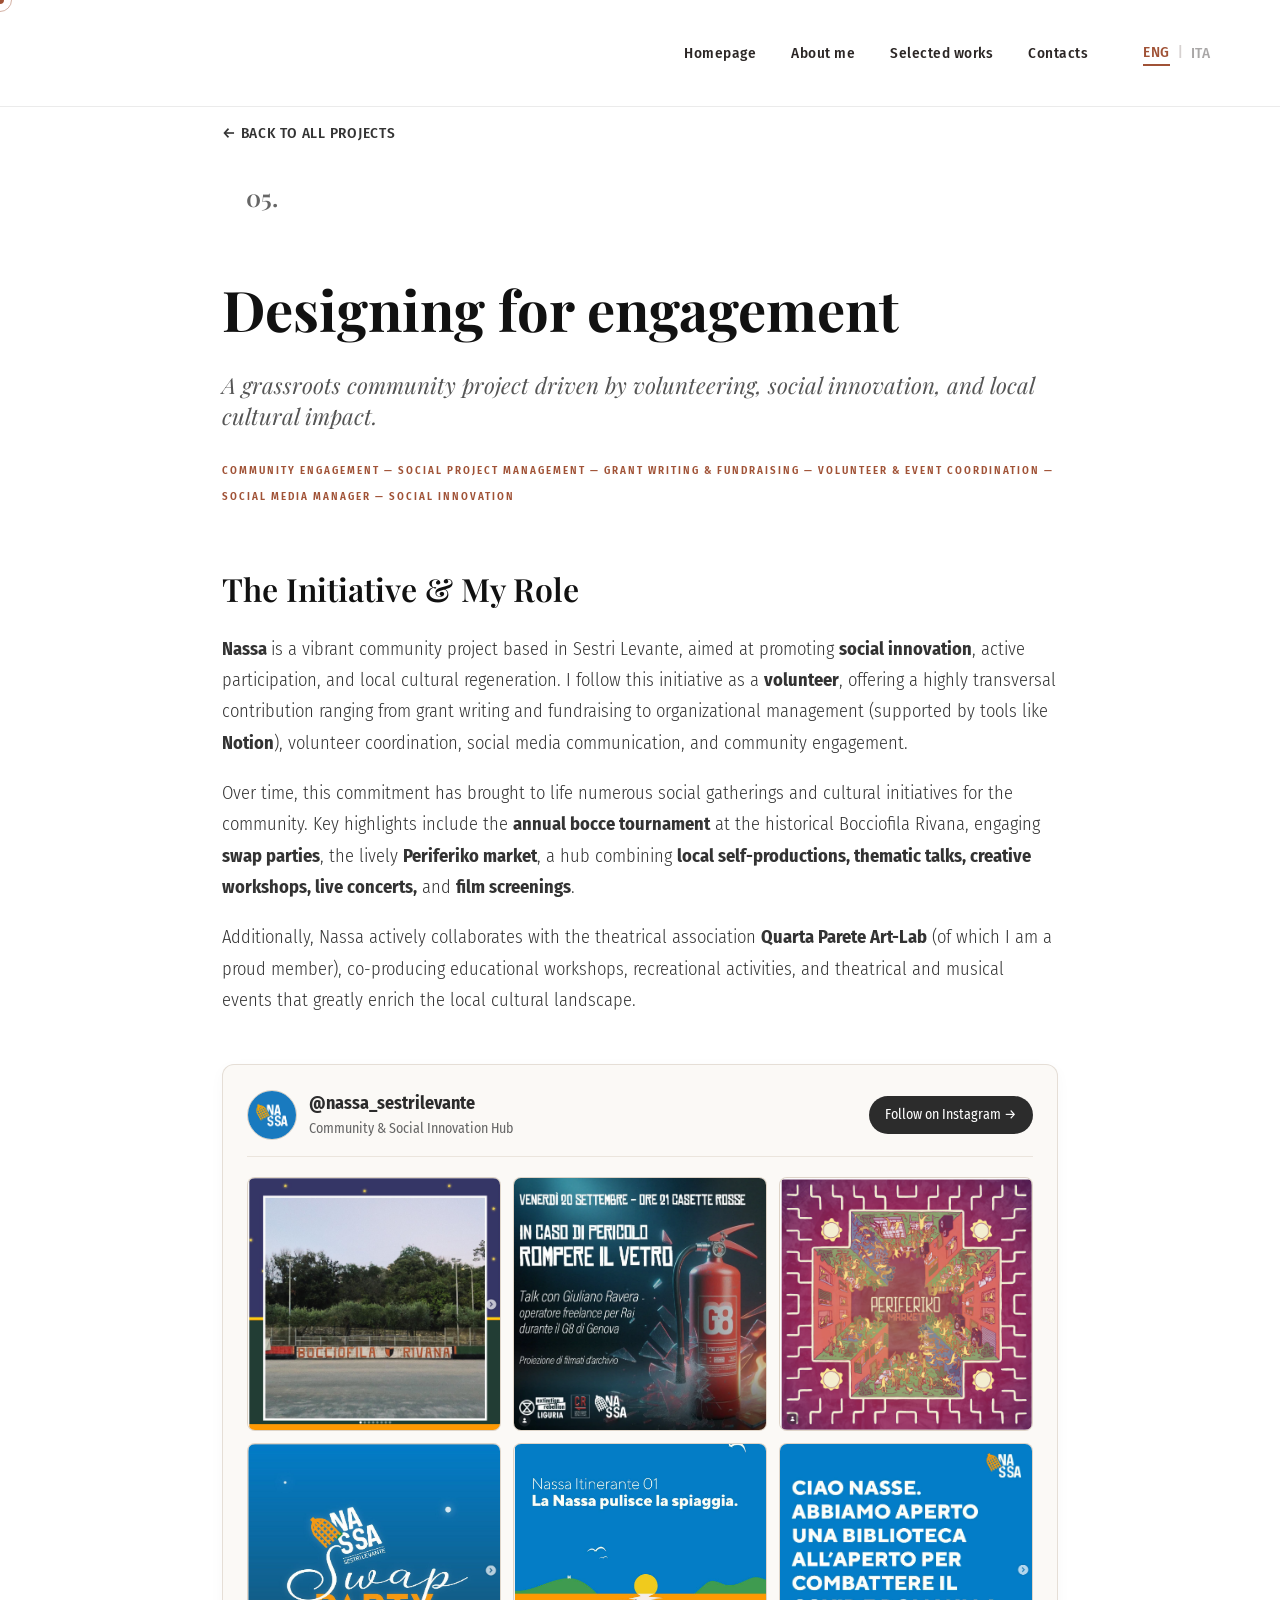
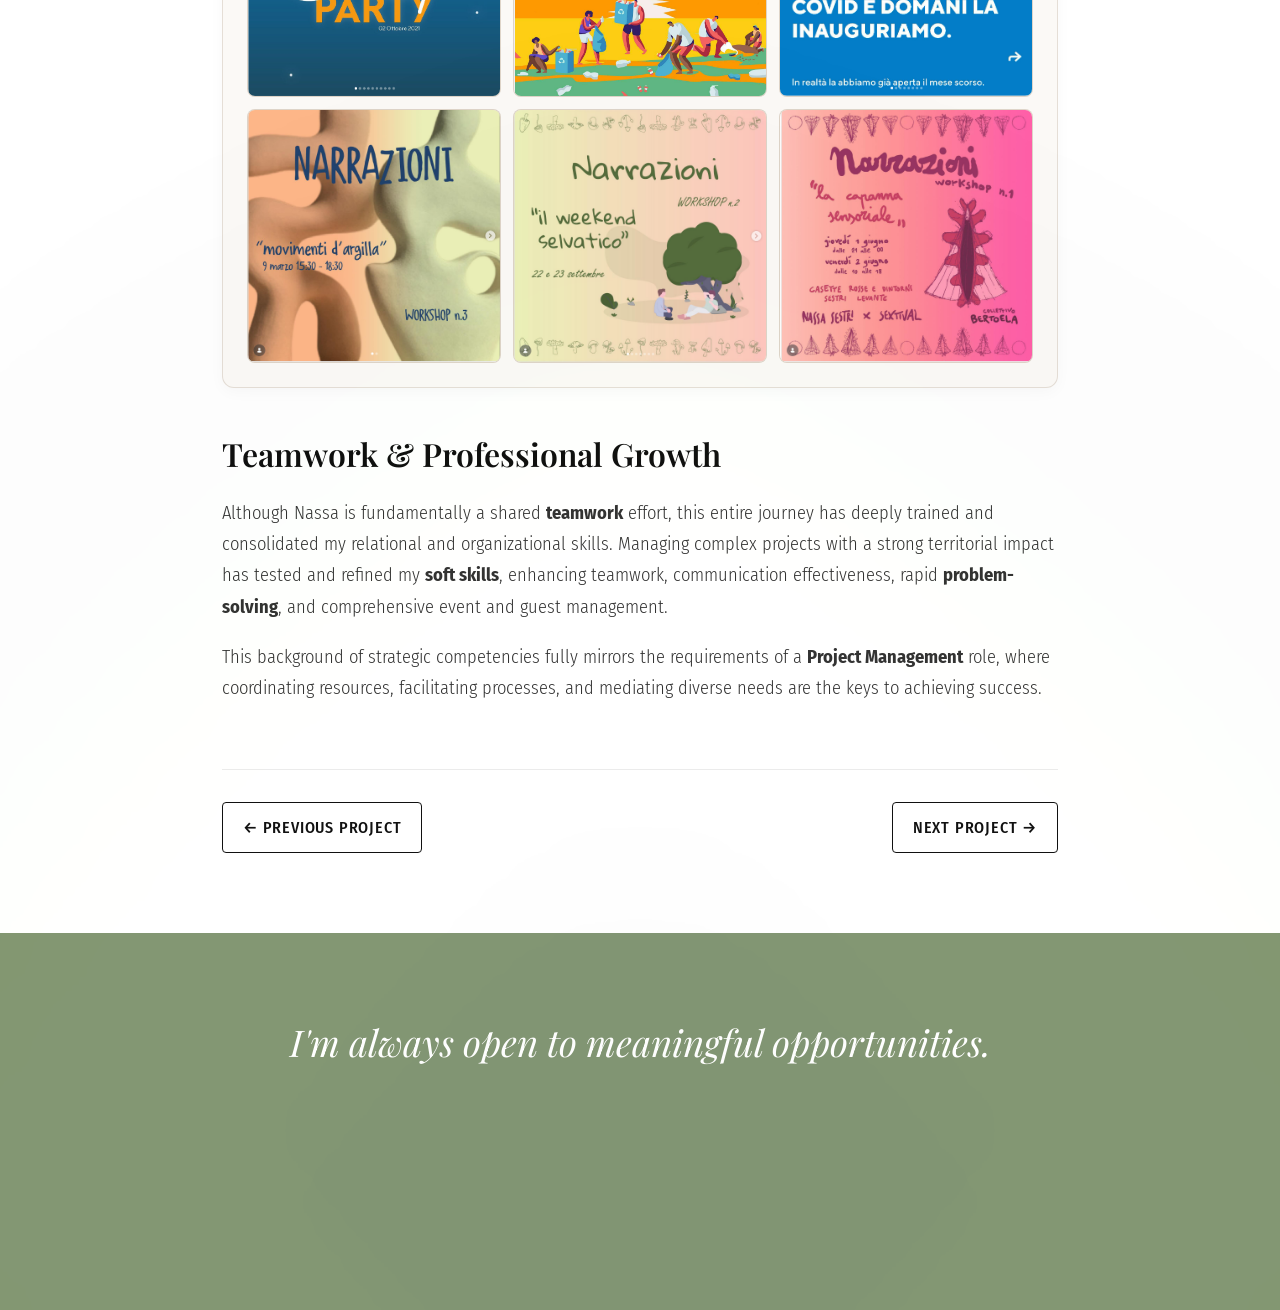
<file: nassa.html>
<!DOCTYPE html>
<html lang="en">
<head>
    <meta charset="UTF-8">
    <meta name="google" content="notranslate">
    <meta name="viewport" content="width=device-width, initial-scale=1.0">
    <title> E.P. - Project 05 </title>
    <link rel="icon" type="image/png" href="assets/favicon.png">

    <link rel="preconnect" href="https://fonts.googleapis.com">
    <link rel="preconnect" href="https://fonts.gstatic.com" crossorigin>

    <link href="https://fonts.googleapis.com/css2?family=Fira+Sans+Condensed:ital,wght@0,300;0,400;0,500;0,700;1,300;1,400;1,500;1,700&family=Playfair+Display:ital,wght@0,400;0,600;0,700;1,400;1,600;1,700&display=swap" rel="stylesheet">

    <!-- Collega il tuo file CSS principale -->
    <link rel="stylesheet" href="style.css">
    <!-- Stili specifici per la pagina progetto -->
    <link rel="stylesheet" href="project-style.css">

    <style>
        .instagram-integration-wrapper { margin: 40px 0; }
        .instagram-card {
            background: #fbf9f6;
            border: 1px solid rgba(139, 115, 85, 0.2);
            border-radius: 12px;
            padding: 24px;
            box-shadow: 0 4px 15px rgba(0,0,0,0.03);
        }
        .instagram-header {
            display: flex;
            justify-content: space-between;
            align-items: center;
            flex-wrap: wrap;
            gap: 15px;
            margin-bottom: 20px;
            border-bottom: 1px solid rgba(139, 115, 85, 0.15);
            padding-bottom: 15px;
        }
        .ig-user-info { display: flex; align-items: center; gap: 12px; }
        .ig-avatar-img { width: 50px; height: 50px; border-radius: 50%; object-fit: cover; border: 1px solid rgba(139, 115, 85, 0.3); }
        .ig-handle { font-size: 18px; font-weight: 700; margin: 0; color: #2c2c2c; }
        .ig-subtitle { font-size: 14px; color: #666; margin: 0; }
        .ig-follow-btn {
            background: #2c2c2c;
            color: #fff;
            padding: 8px 16px;
            border-radius: 20px;
            font-size: 14px;
            text-decoration: none;
            transition: background 0.3s ease;
        }
        .ig-follow-btn:hover { background: #555; }
        
        /* Griglia 3x3 Formato Quadrato */
        .instagram-grid-3x3 {
            display: grid;
            grid-template-columns: repeat(3, 1fr);
            gap: 12px;
        }
        @media (max-width: 768px) { .instagram-grid-3x3 { grid-template-columns: repeat(2, 1fr); } }
        @media (max-width: 480px) { .instagram-grid-3x3 { grid-template-columns: 1fr; } }
        
        .ig-post-thumb {
            background: #f2ece4;
            border-radius: 8px;
            overflow: hidden;
            aspect-ratio: 1 / 1;
            display: flex;
            align-items: center;
            justify-content: center;
            border: 1px solid rgba(139, 115, 85, 0.2);
        }
        .ig-post-thumb img, .ig-post-thumb video {
            width: 100%;
            height: 100%;
            object-fit: cover;
        }

        /* --- CURSORE PERSONALIZZATO --- */
        @media (pointer: fine) {
            body {
                cursor: none;
            }
            a, button, [role="button"] {
                cursor: none;
            }
        }

        .custom-cursor-dot,
        .custom-cursor-trail {
            position: fixed;
            top: 0;
            left: 0;
            pointer-events: none;
            z-index: 10000;
            border-radius: 50%;
            transform: translate(-50%, -50%);
        }

        .custom-cursor-dot {
            width: 8px;
            height: 8px;
            background-color: #A05236;
        }

        .custom-cursor-trail {
            width: 24px;
            height: 24px;
            border: 1.5px solid rgba(160, 82, 54, 0.45);
            transition: width 0.2s ease, height 0.2s ease, background-color 0.2s ease;
        }

        a:hover ~ .custom-cursor-trail,
        button:hover ~ .custom-cursor-trail {
            width: 36px;
            height: 36px;
            background-color: rgba(160, 82, 54, 0.12);
        }

        /* --- BOTTONE BACK TO TOP CON PROGRESS RING --- */
        .scroll-top-btn {
            position: fixed;
            bottom: 30px;
            right: 30px;
            width: 45px;
            height: 45px;
            background-color: #ffffff;
            color: #111111;
            border: 1px solid #e0e0e0;
            border-radius: 50%;
            display: flex;
            align-items: center;
            justify-content: center;
            z-index: 999;
            box-shadow: 0 4px 10px rgba(0, 0, 0, 0.1);
            transition: all 0.3s ease;
            opacity: 0;
            visibility: hidden;
            pointer-events: none;
        }

        .scroll-top-btn.show {
            opacity: 0.9;
            visibility: visible;
            pointer-events: auto;
        }

        .scroll-top-btn:hover {
            background-color: #111111;
            color: #ffffff;
            transform: translateY(-3px);
            box-shadow: 0 6px 15px rgba(0, 0, 0, 0.15);
        }

        .scroll-top-btn svg.progress-ring {
            position: absolute;
            inset: 0;
            width: 100%;
            height: 100%;
            transform: rotate(-90deg);
            pointer-events: none;
        }

        .scroll-top-btn .progress-ring circle {
            fill: none;
            stroke: #A05236;
            stroke-width: 2;
            stroke-linecap: round;
            transition: stroke-dashoffset 0.1s linear;
        }

        .scroll-top-btn .arrow-icon {
            position: relative;
            z-index: 1;
        }
    </style>
</head>

<body>

    <header class="navbar project-navbar">
        <nav>
            <ul class="nav-links">
                <li><a href="index.html#home" data-translate="nav-home">Homepage</a></li>
                <li><a href="index.html#about" data-translate="nav-about">About me</a></li>
                <li><a href="index.html#works" class="active" data-translate="nav-works">Selected works</a></li>
                <li><a href="index.html#contacts" data-translate="nav-contacts">Contacts</a></li>
            </ul>
            <div class="lang-switch">
                <a href="#" class="lang-option active" data-lang="en">ENG</a>
                <span class="lang-divider">|</span>
                <a href="#" class="lang-option" data-lang="it">ITA</a>
            </div>
        </nav>
    </header>

    <main class="project-main">
        <div class="project-container">

            <div class="back-to-works-wrapper">
                <a href="index.html#works" class="back-to-works-btn" data-translate="back-works">&larr; Back to all projects</a>
            </div>

            <header class="project-header">
                <div class="section-title-wrapper">
                    <div class="line"></div>
                    <span class="project-number">05.</span>
                </div>
                <h1 class="project-title" data-translate="proj-title">Designing for engagement</h1>
                <p class="project-subtitle"><em data-translate="proj-subtitle">A grassroots community project driven by volunteering, social innovation, and local cultural impact.</em></p>
                <div class="project-tags-container">
                    <span class="card-tags" data-translate="proj-tags">
                     COMMUNITY ENGAGEMENT — SOCIAL PROJECT MANAGEMENT — GRANT WRITING & FUNDRAISING — VOLUNTEER & EVENT COORDINATION — SOCIAL MEDIA MANAGER — SOCIAL INNOVATION
                    </span>
                </div>
            </header>

            <section class="project-section">
                <h2 data-translate="sec1-title">The Initiative & My Role</h2>
                <p data-translate="sec1-p1">
                   <strong> Nassa  </strong>è un progetto di comunità vibrante nato a Sestri Levante con l'obiettivo di promuovere l'<strong>innovazione sociale</strong>, la partecipazione attiva e la rigenerazione culturale del territorio. Seguo questa iniziativa in veste di <strong>volontaria</strong>, offrendo un contributo fortemente trasversale che spazia dalla scrittura dei bandi e il fundraising alla gestione organizzativa (supportata dall'uso di strumenti come <strong>Notion</strong>), dal coordinamento dei volontari alla comunicazione social e al community engagement.
                </p>
                <p data-translate="sec1-p2">
                    Nel corso del tempo, l'impegno profuso ha permesso di dare vita a numerosi momenti di aggregazione e animazione culturale per la cittadinanza. Tra le iniziative di maggior rilievo spiccano il <strong>torneo annuale di bocce</strong> organizzato presso la storica Bocciofila Rivana, i coinvolgenti <strong>swap party</strong>, il vivace <strong>Periferiko market</strong>, uno spazio d'incontro che unisce <strong>autoproduzioni locali, talk tematici, laboratori creativi, concerti dal vivo</strong> e <strong>proiezioni cinematografiche</strong>.
                </p>
                <p data-translate="sec1-p3">
                    A ciò si aggiunge la costante collaborazione con l'associazione teatrale <strong>Quarta Parete Art-Lab</strong>, di cui faccio orgogliosamente parte, co-producendo workshop formativi, attività ricreative ed eventi teatrali e musicali che arricchiscono in modo significativo l'offerta culturale locale.
                </p>
            </section>

            <section class="instagram-integration-wrapper">
                <div class="instagram-card">
                    <div class="instagram-header">
                        <div class="ig-user-info">
                            <img src="images/nassa-profile.png" alt="Nassa Logo" class="ig-avatar-img">
                            <div>
                                <h3 class="ig-handle">@nassa_sestrilevante</h3>
                                <p class="ig-subtitle" data-translate="ig-sub">Community & Social Innovation Hub</p>
                            </div>
                        </div>
                        <a href="https://www.instagram.com/nassa_sestri/" target="_blank" rel="noopener noreferrer" class="ig-follow-btn" data-translate="ig-btn">Follow on Instagram &rarr;</a>
                    </div>
                    <div class="instagram-grid-3x3">
                        <div class="ig-post-thumb"><img src="images/nassa-1.png" alt="Post 1"></div>
                        <div class="ig-post-thumb"><img src="images/nassa-2.png" alt="Post 2"></div>
                        <div class="ig-post-thumb"><img src="images/nassa-3.png" alt="Post 3"></div>
                        <div class="ig-post-thumb"><img src="images/nassa-4.png" alt="Post 4"></div>
                        <div class="ig-post-thumb"><img src="images/nassa-5.png" alt="Post 5"></div>
                        <div class="ig-post-thumb"><img src="images/nassa-6.png" alt="Post 6"></div>
                        <div class="ig-post-thumb"><img src="images/nassa-7.png" alt="Post 7"></div>
                        <div class="ig-post-thumb"><img src="images/nassa-8.png" alt="Post 8"></div>
                        <div class="ig-post-thumb"><img src="images/nassa-9.png" alt="Post 9"></div>
                    </div>
                </div>
            </section>

            <section class="project-section">
                <h2 data-translate="sec3-title">Teamwork & Professional Growth</h2>
                <p data-translate="sec3-p1">
                    Sebbene Nassa sia prima di tutto un'esperienza di <strong>lavoro di squadra</strong> corale e condivisa, l'intero percorso ha allenato e consolidato profondamente le mie competenze relazionali e organizzative. Gestire progetti complessi dal forte impatto sul territorio ha messo alla prova e affinato le mie <strong>soft skills</strong>, migliorando la capacità di collaborazione all'interno di un team, l'efficacia comunicativa, la rapidità nel <strong>problem solving</strong> e la gestione completa degli eventi e degli ospiti.
                </p>
                <p data-translate="sec3-p2">
                    Si tratta di un bagaglio di competenze strategiche che rispecchia pienamente le esigenze di un ruolo di <strong>Project Management</strong>, dove la capacità di coordinare risorse, facilitare i processi e mediare tra le diverse esigenze rappresenta la chiave per il raggiungimento degli obiettivi.
                </p>
            </section>

            <!-- NAVIGAZIONE PROGETTI -->
            <nav class="project-pagination" aria-label="Navigazione tra i progetti">
                <a href="mobiquity.html" class="pagination-link back-to-grid" data-translate="nav-prev-project">&larr; Previous project</a>
                <a href="self-accettazione.html" class="pagination-link next-project" data-translate="nav-next-project">Next project &rarr;</a>
            </nav>
        </div>
    </main>

   <!-- FOOTER / CONTACT SECTION -->
    <footer id="contacts" class="footer-section">
        <div class="footer-container">
            <h2 class="footer-title" data-translate="footer_title">
                I'm always open to meaningful opportunities.
            </h2>

            <div class="footer-actions">
                <a
                    href="mailto:elenapolleri@gmail.com"
                    class="footer-btn blur-sensitive"
                    data-translate="btn_email"
                    title="Sensitive info"
                >
                    Contact me via email &rarr;
                </a>

                <a
                    href="https://www.linkedin.com/in/elenapolleri/"
                    target="_blank"
                    rel="noopener noreferrer"
                    class="footer-btn blur-sensitive"
                    data-translate="btn_linkedin"
                    title="Sensitive info"
                >
                    Connect on LinkedIn &rarr;
                </a>
            </div>
        </div>
    </footer>



    <!-- BOTTONE BACK TO TOP -->
    <a href="#top" id="scrollTopBtn" class="scroll-top-btn" aria-label="Torna su">
        <svg class="progress-ring" viewBox="0 0 45 45">
            <circle id="progressRingCircle" cx="22.5" cy="22.5" r="20.5" />
        </svg>
        <svg class="arrow-icon" width="20" height="20" viewBox="0 0 24 24" fill="none" stroke="currentColor" stroke-width="2">
            <path d="M12 19V5M5 12l7-7 7 7"/>
        </svg>
    </a>

    <!-- CUSTOM CURSOR -->
    <div class="custom-cursor-dot"></div>
    <div class="custom-cursor-trail"></div>

    <!-- Script per la gestione dello scroll, progress ring, navbar e custom cursor -->
    <script>
        const navbar = document.querySelector('.navbar');
        const scrollTopBtn = document.getElementById('scrollTopBtn');
        const progressRing = document.getElementById('progressRingCircle');
        const ringCircumference = 2 * Math.PI * 20.5;
        
        if (progressRing) {
            progressRing.style.strokeDasharray = `${ringCircumference}`;
            progressRing.style.strokeDashoffset = `${ringCircumference}`;
        }

        function updateScrollUI() {
            const scrollY = window.scrollY;
            const docHeight = document.documentElement.scrollHeight - window.innerHeight;
            const progress = docHeight > 0 ? Math.min(scrollY / docHeight, 1) : 0;

            if (scrollY > 300) {
                scrollTopBtn.classList.add('show');
            } else {
                scrollTopBtn.classList.remove('show');
            }

            if (progressRing) {
                progressRing.style.strokeDashoffset = `${ringCircumference * (1 - progress)}`;
            }

            if (navbar) {
                navbar.classList.toggle('is-scrolled', scrollY > 40);
            }
        }

        window.addEventListener('scroll', updateScrollUI, { passive: true });
        updateScrollUI();

        scrollTopBtn.addEventListener('click', (e) => {
            e.preventDefault();
            window.scrollTo({
                top: 0,
                behavior: 'smooth'
            });
        });

        // --- CUSTOM CURSOR SCRIPT ---
        const dot = document.querySelector('.custom-cursor-dot');
        const trail = document.querySelector('.custom-cursor-trail');
        const isTouch = window.matchMedia('(hover: none)').matches;

        if (!isTouch && dot && trail) {
            let mouseX = 0, mouseY = 0;
            let trailX = 0, trailY = 0;

            document.addEventListener('mousemove', (e) => {
                mouseX = e.clientX;
                mouseY = e.clientY;
                dot.style.left = `${mouseX}px`;
                dot.style.top = `${mouseY}px`;
            });

            function animateTrail() {
                trailX += (mouseX - trailX) * 0.20;
                trailY += (mouseY - trailY) * 0.20;
                trail.style.left = `${trailX}px`;
                trail.style.top = `${trailY}px`;
                requestAnimationFrame(animateTrail);
            }
            animateTrail();
        } else {
            if (dot) dot.style.display = 'none';
            if (trail) trail.style.display = 'none';
        }
    </script>

    <!-- 1. Dizionario dei testi specifici di questa pagina -->
    <script>
        const translations = {
            en: {
                "nav-home": "Homepage", "nav-about": "About me", "nav-works": "Selected works", "nav-contacts": "Contacts",
                "back-works": "&larr; Back to all projects",
                "proj-title": "Designing for engagement",
                "proj-subtitle": "A grassroots community project driven by volunteering, social innovation, and local cultural impact.",
                "proj-tags": "COMMUNITY ENGAGEMENT — SOCIAL PROJECT MANAGEMENT — GRANT WRITING & FUNDRAISING — VOLUNTEER & EVENT COORDINATION — SOCIAL MEDIA MANAGER — SOCIAL INNOVATION",
                "sec1-title": "The Initiative & My Role",
                "sec1-p1": " <strong>Nassa  </strong>is a vibrant community project based in Sestri Levante, aimed at promoting <strong>social innovation</strong>, active participation, and local cultural regeneration. I follow this initiative as a <strong>volunteer</strong>, offering a highly transversal contribution ranging from grant writing and fundraising to organizational management (supported by tools like <strong>Notion</strong>), volunteer coordination, social media communication, and community engagement.",
                "sec1-p2": "Over time, this commitment has brought to life numerous social gatherings and cultural initiatives for the community. Key highlights include the <strong>annual bocce tournament</strong> at the historical Bocciofila Rivana, engaging <strong>swap parties</strong>, the lively <strong>Periferiko market</strong>, a hub combining <strong>local self-productions, thematic talks, creative workshops, live concerts,</strong> and <strong>film screenings</strong>.",
                "sec1-p3": "Additionally, Nassa actively collaborates with the theatrical association <strong>Quarta Parete Art-Lab</strong> (of which I am a proud member), co-producing educational workshops, recreational activities, and theatrical and musical events that greatly enrich the local cultural landscape.",
                "ig-sub": "Community & Social Innovation Hub", "ig-btn": "Follow on Instagram &rarr;",
                "sec3-title": "Teamwork & Professional Growth",
                "sec3-p1": "Although Nassa is fundamentally a shared <strong>teamwork</strong> effort, this entire journey has deeply trained and consolidated my relational and organizational skills. Managing complex projects with a strong territorial impact has tested and refined my <strong>soft skills</strong>, enhancing teamwork, communication effectiveness, rapid <strong>problem-solving</strong>, and comprehensive event and guest management.",
                "sec3-p2": "This background of strategic competencies fully mirrors the requirements of a <strong>Project Management</strong> role, where coordinating resources, facilitating processes, and mediating diverse needs are the keys to achieving success.",
                "nav-prev-project": "&larr; Previous project", "nav-next-project": "Next project &rarr;",
                "footer-title": "I'm always open to meaningful opportunities.", "footer-email": "Contact me via email &rarr;", "footer-linkedin": "Connect on LinkedIn &rarr;"
            },
            it: {
                "nav-home": "Homepage", "nav-about": "Chi sono", "nav-works": "Progetti scelti", "nav-contacts": "Contatti",
                "back-works": "&larr; Torna a tutti i progetti",
                "proj-title": "Progettare per coinvolgere",
                "proj-subtitle": "Un progetto di comunità basato sul volontariato, l'innovazione sociale e l'impatto culturale sul territorio di Sestri Levante.",
                "proj-tags": "COINVOLGIMENTO DELLA COMUNITÀ — GESTIONE DI PROGETTI SOCIALI — SCRITTURA DI BANDI E RACCOLTA FONDI — COORDINAMENTO DI VOLONTARI E EVENTI — SOCIAL MEDIA MANAGER — INNOVAZIONE SOCIALE",
                "sec1-title": "L'Iniziativa e il mio Ruolo",
                "sec1-p1": " <strong>Nassa  </strong>è un progetto di comunità vibrante nato a Sestri Levante con l'obiettivo di promuovere l'<strong>innovazione sociale</strong>, la partecipazione attiva e la rigenerazione culturale del territorio. Seguo questa iniziativa in veste di <strong>volontaria</strong>, offrendo un contributo fortemente trasversale che spazia dalla scrittura dei bandi e il fundraising alla gestione organizzativa (supportata dall'uso di strumenti come <strong>Notion</strong>), dal coordinamento dei volontari alla comunicazione social e al community engagement.",
                "sec1-p2": "Nel corso del tempo, l'impegno profuso ha permesso di dare vita a numerosi momenti di aggregazione e animazione culturale per la cittadinanza. Tra le iniziative di maggior rilievo spiccano il <strong>torneo annuale di bocce</strong> organizzato presso la storica Bocciofila Rivana, i coinvolgenti <strong>swap party</strong>, il vivace <strong>Periferiko market</strong>, uno spazio d'incontro che unisce <strong>autoproduzioni locali, talk tematici, laboratori creativi, concerti dal vivo</strong> e <strong>proiezioni cinematografiche</strong>.",
                "sec1-p3": "A ciò si aggiunge la costante collaborazione con l'associazione teatrale <strong>Quarta Parete Art-Lab</strong>, di cui faccio orgogliosamente parte, co-producendo workshop formativi, attività ricreative ed eventi teatrali e musicali che ricchiscono in modo significativo l'offerta culturale locale.",
                "ig-sub": "Hub di Innovazione Sociale e di Comunità", "ig-btn": "Segui su Instagram &rarr;",
                "sec3-title": "Lavoro di Squadra e Crescita Professionale",
                "sec3-p1": "Sebbene Nassa sia prima di tutto un'esperienza di <strong>lavoro di squadra</strong> corale e condivisa, l'intero percorso ha allenato e consolidato profondamente le mie competenze relazionali e organizzative. Gestire progetti complessi dal forte impatto sul territorio ha messo alla prova e affinato le mie <strong>soft skills</strong>, migliorando la capacità di collaborazione all'interno di un team, l'efficacia comunicativa, la rapidità nel <strong>problem solving</strong> e la gestione completa degli eventi e degli ospiti.",
                "sec3-p2": "Si tratta di un bagaglio di competenze strategiche che rispecchia pienamente le esigenze di un ruolo di <strong>Project Management</strong>, dove la capacità di coordinare risorse, facilitare i processi e mediare tra le diverse esigenze rappresenta la chiave per il raggiungimento degli obiettivi.",
                "nav-prev-project": "&larr; Progetto precedente", "nav-next-project": "Progetto successivo &rarr;",
                "footer-title": "Sono sempre aperta a nuove opportunità stimolanti.", "footer-email": "Contattami via email &rarr;", "footer-linkedin": "Collegati su LinkedIn &rarr;"
            }
        };
    </script>

    <script src="translate.js"></script>
</body>
</html>
</file>
<file: style.css>
/* ==========================================
   0. DESIGN TOKENS (Modern Minimal & Airy)
   ========================================== */
:root {
    --clr-bg: #FFFFFF;
    --clr-surface: #F9F8F6;
    --clr-surface-hover: #F2EFE9;
    --clr-text: #2B2625;
    --clr-text-soft: #7A6966;
    --clr-terracotta: #A05236;
    --clr-sage: #839773;
    --clr-border: #E8E3DD;

    --ease-out: cubic-bezier(0.16, 1, 0.3, 1);
    --ease-soft: cubic-bezier(0.4, 0, 0.2, 1);
    --dur-fast: 0.25s;
    --dur-slow: 0.7s;
}

@media (prefers-reduced-motion: reduce) {
    *, *::before, *::after {
        animation-duration: 0.001ms !important;
        animation-iteration-count: 1 !important;
        transition-duration: 0.001ms !important;
        scroll-behavior: auto !important;
    }
}

* {
    margin: 0;
    padding: 0;
    box-sizing: border-box;
}

a:focus-visible,
button:focus-visible {
    outline: 2px solid var(--clr-terracotta);
    outline-offset: 3px;
    border-radius: 2px;
}

html {
    scroll-behavior: smooth;
    font-size: 16px;
}

body {
    background-color: var(--clr-bg);
    color: var(--clr-text);
    font-family: 'Fira Sans Condensed', sans-serif;
    line-height: 1.6;
    -webkit-font-smoothing: antialiased;
}

@media (pointer: fine) {
    body { cursor: none; }
    a, button, [role="button"] { cursor: none; }
}

/* ==========================================
   1. NAVBAR
   ========================================== */
.navbar {
    position: absolute;
    top: 0;
    left: 0;
    width: 100%;
    padding: 40px 70px;
    z-index: 100;
    transition: all var(--dur-fast) var(--ease-soft);
}

.navbar.is-scrolled {
    position: fixed;
    background-color: rgba(255, 255, 255, 0.9);
    backdrop-filter: blur(20px) saturate(180%);
    -webkit-backdrop-filter: blur(20px) saturate(180%);
    padding: 18px 70px;
    box-shadow: 0 4px 20px rgba(43, 38, 37, 0.03);
    border-bottom: 1px solid var(--clr-border);
}

.navbar nav {
    display: flex;
    justify-content: flex-end;
    align-items: center;
    gap: 45px;
}

.navbar nav ul.nav-links {
    display: flex;
    gap: 35px;
    list-style: none;
}

.navbar nav a,
.lang-option {
    text-decoration: none;
    transition: opacity 0.2s ease, color 0.2s ease;
}

.navbar nav a {
    color: var(--clr-text);
    font-size: 0.95rem;
    font-weight: 500;
    letter-spacing: 0.5px;
}

.navbar nav a:hover { opacity: 0.5; }

.lang-switch {
    display: flex;
    align-items: center;
    gap: 8px;
    margin-left: 10px;
    font-size: 0.85rem;
    font-weight: 600;
}

.lang-option {
    color: var(--clr-text-soft);
    opacity: 0.4;
}

.lang-option.active {
    opacity: 1;
    color: var(--clr-terracotta);
    border-bottom: 2px solid var(--clr-terracotta);
}

.lang-divider {
    color: var(--clr-text-soft);
    opacity: 0.3;
}

/* ==========================================
   2. HERO SECTION (Nuovo Layout Moderno)
   ========================================== */
.hero-section {
    position: relative;
    background-color: #F4F1EA;
    min-height: 96vh;
    display: flex;
    align-items: center;
    justify-content: center;
    padding: 140px 8% 60px;
    overflow: hidden;
}

.hero-section::before {
    content: "";
    position: absolute;
    inset: 0;
    background: radial-gradient(
        600px circle at var(--mx, 30%) var(--my, 20%),
        rgba(160, 82, 54, 0.06),
        transparent 75%
    );
    pointer-events: none;
    transition: background var(--dur-fast) var(--ease-soft);
    z-index: 0;
}

.hero-container {
    display: grid;
    grid-template-columns: 1.1fr 1fr;
    gap: 70px;
    max-width: 1300px;
    width: 100%;
    align-items: center;
    position: relative;
    z-index: 1;
}

.hero-text-content {
    display: flex;
    flex-direction: column;
    align-items: flex-start;
    gap: 20px;
}

.hero-badge,
.hero-heading,
.hero-intro,
.hero-ux-scroll {
    opacity: 0;
    transform: translateY(16px);
    animation: heroReveal var(--dur-slow) var(--ease-out) forwards;
}

.hero-badge { animation-delay: 0.05s; }
.hero-heading { animation-delay: 0.15s; }
.hero-intro { animation-delay: 0.3s; }
.hero-ux-scroll { animation-delay: 0.5s; }

.hero-badge {
    font-size: 0.75rem;
    letter-spacing: 2.5px;
    color: var(--clr-sage);
    margin-bottom: 4px;
    font-weight: 600;
    display: flex;
    align-items: center;
    gap: 8px;
}

.hero-badge .dash {
    display: inline-block;
    animation: dashPulse 2.6s ease-in-out infinite;
}

.hero-role {
    font-size: 1rem;
    text-transform: uppercase;
    letter-spacing: 3px;
    color: var(--clr-text-soft);
    font-weight: 600;
    margin-top: -4px;
    margin-bottom: 10px;
}

.hero-heading {
    font-family: 'Playfair Display', serif;
    font-size: 4.8rem;
    font-weight: 400;
    color: var(--clr-terracotta);
    line-height: 1.08;
    margin-bottom: 14px;
}

.hero-heading em {
    font-style: italic;
    font-weight: 700;
}

.hero-intro {
    font-size: 1.15rem;
    font-weight: 300;
    line-height: 1.65;
    color: var(--clr-text);
    text-align: justify;
    margin-bottom: 24px;
    max-width: 540px;
    width: 100%;
}

/* Nuova CTA di scorrimento moderna (UX-Catchy) */
.hero-ux-scroll {
    display: inline-flex;
    align-items: center;
    gap: 16px;
    text-decoration: none;
    color: var(--clr-text);
    font-size: 0.9rem;
    font-weight: 500;
    letter-spacing: 1px;
    text-transform: uppercase;
    margin-top: 10px;
    padding: 10px 0;
    position: relative;
    transition: color 0.3s ease;
}

.scroll-pill {
    width: 36px;
    height: 56px;
    border: 2px solid var(--clr-text);
    border-radius: 20px;
    display: flex;
    justify-content: center;
    padding-top: 8px;
    position: relative;
    transition: border-color 0.3s ease, transform 0.3s var(--ease-soft);
}

.scroll-dot {
    width: 5px;
    height: 10px;
    background-color: var(--clr-terracotta);
    border-radius: 3px;
    animation: scrollBounce 2s infinite ease-in-out;
}

.hero-ux-scroll:hover .scroll-pill {
    border-color: var(--clr-terracotta);
    transform: translateY(3px);
}

.hero-ux-scroll:hover {
    color: var(--clr-terracotta);
}

/* Foto in stile Floating Editorial Frame (No arc, pulito e contemporaneo) */
.hero-image-wrapper {
    position: relative;
    display: flex;
    justify-content: center;
    align-items: center;
    width: 100%;
    max-width: 480px;
    margin: 0 auto;
    opacity: 0;
    animation: heroRevealImage 0.9s var(--ease-out) forwards 0.2s;
}

.hero-frame-bg {
    position: absolute;
    width: 85%;
    height: 90%;
    background: linear-gradient(135deg, rgba(160, 82, 54, 0.12), rgba(131, 151, 115, 0.15));
    border-radius: 24px;
    transform: rotate(-3deg);
    z-index: 1;
    transition: transform 0.5s var(--ease-out);
    filter: blur(9995px);

}

.hero-image-wrapper:hover .hero-frame-bg {
    transform: rotate(0deg) scale(1.02);
}

.hero-portrait-modern {
    position: relative;
    z-index: 2;
    width: 90%;
    max-width: 420px;
    height: auto;
    border-radius: 16px;
    box-shadow: 0 20px 40px rgba(43, 38, 37, 0.08);
    object-fit: cover;
    transform: translate(calc(var(--mx-offset, 0) * 0.8px), calc(var(--my-offset, 0) * 0.8px));
    transition: transform 0.6s var(--ease-out);
}

/* ==========================================
   3. MAIN CONTENT & ABOUT
   ========================================== */
.main-content {
    background-color: var(--clr-bg);
    width: 100%;
}

.main-container {
    max-width: 1300px;
    margin: 0 auto;
    padding: 80px 60px; /* Padding ridotto rispetto a 120px */
}

.section-title-wrapper {
    display: flex;
    align-items: center;
    gap: 24px;
    margin-bottom: 40px; /* Ridotto il margine inferiore */
}

.section-title-wrapper .line {
    height: 1px;
    background-color: var(--clr-border);
    width: 0;
    transition: width 1s var(--ease-out);
}

.section-title-wrapper.in-view .line {
    width: 70px;
}

.section-title {
    font-family: 'Playfair Display', serif;
    font-size: 2.8rem;
    font-style: italic;
    color: var(--clr-terracotta);
    font-weight: 400;
    opacity: 0;
    transform: translateY(10px);
    transition: opacity 0.7s var(--ease-out) 0.1s, transform 0.7s var(--ease-out) 0.1s;
}

.section-title-wrapper.in-view .section-title {
    opacity: 1;
    transform: translateY(0);
}

.about-section {
    margin-bottom: 100px; /* Ridotto il margine inferiore */
}

.about-grid {
    display: grid;
    grid-template-columns: 1.8fr 1fr;
    gap: 80px;
    align-items: start;
}

.about-text p {
    font-size: 1.15rem;
    font-weight: 300;
    line-height: 1.7;
    color: var(--clr-text);
    text-align: justify;
    margin-bottom: 24px;
}

.areas-of-intervention {
    font-family: 'Fira Sans Condensed', sans-serif;
    font-size: 1.2rem;
    margin-top: 40px;
    margin-bottom: 16px;
    letter-spacing: 0.5px;
    font-weight: 500;
}

.areas-list {
    margin: 0 0 1.5rem 0;
    padding-left: 1.2rem;
    list-style-type: disc;
}

.areas-list li {
    font-size: 1.1rem;
    font-weight: 300;
    line-height: 1.6;
    color: var(--clr-text);
    text-align: justify;
    margin-bottom: 0.8rem;
}

.about-actions {
    display: flex;
    flex-direction: column;
    gap: 16px;
    margin-top: 80px;
    margin-left: 40px;
    border-left: 1px solid var(--clr-border);
    padding-left: 40px;
}

.open-book-trigger {
    display: flex;
    justify-content: space-between;
    align-items: center;
    border-bottom: 1px solid var(--clr-border);
    padding: 16px 0;
    text-decoration: none;
    transition: all 0.3s ease;
}

.open-book-trigger:hover {
    border-color: var(--clr-terracotta);
    padding-left: 6px;
}

.open-book-trigger .trigger-text {
    font-family: 'Playfair Display', serif;
    font-style: italic;
    font-size: 1.25rem;
    color: var(--clr-text);
}

.open-book-trigger .trigger-action {
    font-family: 'Fira Sans Condensed', sans-serif;
    font-size: 0.8rem;
    text-transform: uppercase;
    letter-spacing: 2px;
    font-weight: 600;
    color: var(--clr-text-soft);
    display: flex;
    align-items: center;
    gap: 8px;
    transition: all 0.3s ease;
}

.open-book-trigger:hover .trigger-action {
    gap: 12px;
    color: var(--clr-terracotta);
}

/* ==========================================
   4. WORKS & ULTRA-LIGHT EDITORIAL GRID
   ========================================== */
.works-section {
    margin-bottom: 60px; /* Ridotto il margine inferiore */
}

.works-intro {
    font-size: 1.15rem; /* Reso coerente con .about-text p */
    margin-bottom: 12px;
    width: 100%;
    text-align: left;
    color: var(--clr-text); /* Sostituito --clr-text-soft con --clr-text dello stesso colore di "I integrate research..." */
    font-weight: 300;
    max-width: 900px;
    line-height: 1.7; /* Reso coerente con .about-text p */
    text-align: justify; /* Reso allineato come il testo About */
}

.works-subintro {
    font-size: 1rem;
    margin-bottom: 40px; /* Ridotto il margine inferiore */
    color: var(--clr-text-soft);
    letter-spacing: 0.3px;
}

.works-layout {
    display: grid;
    grid-template-columns: repeat(12, 1fr);
    gap: 32px;
}

.work-card,
article.work-card {
    background-color: var(--clr-surface);
    border: 1px solid var(--clr-border);
    padding: 40px 35px; /* Padding interno delle card ridotto */
    position: relative !important;
    border-radius: 4px;
    display: flex !important;
    flex-direction: column !important;
    justify-content: space-between !important;
    overflow: hidden;
    opacity: 0;
    transform: translateY(30px);
    transition: opacity 0.8s var(--ease-out),
                transform 0.7s var(--ease-out),
                box-shadow 0.4s var(--ease-soft),
                border-color 0.4s ease,
                background-color 0.4s ease;
    will-change: transform;
}

.card-01 { grid-column: span 7; }
.card-02 { grid-column: span 5; }
.card-03 { grid-column: span 5; }
.card-04 { grid-column: span 7; }
.card-05 { grid-column: span 6; }
.card-06 { grid-column: span 6; }
.card-07 { grid-column: span 7; }
.card-08 { grid-column: span 5; }
.card-09 { grid-column: span 6; }
.card-10 { grid-column: span 6; }

.works-layout .work-card:nth-child(1) { transition-delay: 0.03s; }
.works-layout .work-card:nth-child(2) { transition-delay: 0.06s; }
.works-layout .work-card:nth-child(3) { transition-delay: 0.09s; }
.works-layout .work-card:nth-child(4) { transition-delay: 0.12s; }
.works-layout .work-card:nth-child(5) { transition-delay: 0.15s; }
.works-layout .work-card:nth-child(6) { transition-delay: 0.18s; }
.works-layout .work-card:nth-child(7) { transition-delay: 0.21s; }
.works-layout .work-card:nth-child(8) { transition-delay: 0.24s; }
.works-layout .work-card:nth-child(9) { transition-delay: 0.27s; }
.works-layout .work-card:nth-child(10) { transition-delay: 0.30s; }

.work-card.in-view {
    opacity: 1;
    transform: translateY(0);
}

.work-card:hover {
    background-color: var(--clr-surface-hover);
    border-color: rgba(160, 82, 54, 0.25);
    box-shadow: 0 20px 45px rgba(43, 38, 37, 0.06);
    transform: translateY(-6px) !important;
}

.card-link-overlay {
    position: absolute !important;
    inset: 0 !important;
    z-index: 10 !important;
}

.card-link-overlay:focus-visible {
    outline: 2px solid var(--clr-terracotta);
    outline-offset: -4px;
    border-radius: 4px;
}

.card-header-meta {
    display: flex;
    justify-content: space-between;
    align-items: flex-start;
    margin-bottom: 20px; /* Ridotto il margine */
}

.card-number {
    font-family: 'Fira Sans Condensed', sans-serif;
    font-size: 1.4rem;
    color: var(--clr-terracotta);
    font-weight: 400;
    opacity: 0.6;
    transition: opacity 0.3s ease, transform 0.3s ease;
}

.card-tags {
    font-size: 0.68rem;
    letter-spacing: 2px;
    color: var(--clr-terracotta);
    font-weight: 600;
    line-height: 1.4;
    text-align: right;
    text-transform: uppercase;
}

.work-card h3 {
    font-family: 'Playfair Display', serif !important;
    font-size: 1.9rem !important;
    font-weight: 500 !important;
    font-style: normal !important;
    line-height: 1.2 !important;
    margin-bottom: 12px !important; /* Ridotto il margine */
    letter-spacing: -0.3px !important;
    color: var(--clr-text);
}

.card-description {
    font-size: 1rem;
    font-weight: 300;
    color: var(--clr-text) !important;
    line-height: 1.7;
    margin-bottom: 25px; /* Ridotto il margine */
    text-align: justify;
    text-justify: inter-word;
}

.card-description strong {
    font-weight: 500 !important;
    color: var(--clr-terracotta);
}

.hover-project-link {
    display: inline-flex;
    align-items: center;
    font-weight: 600;
    font-size: 0.8rem;
    text-transform: uppercase;
    letter-spacing: 2px;
    color: var(--clr-terracotta);
    text-decoration: none;
    position: relative;
    padding-bottom: 2px;
}

.hover-project-link::after {
    content: '';
    position: absolute;
    bottom: 0;
    left: 0;
    width: 100%;
    height: 1px;
    background-color: var(--clr-terracotta);
    transform: scaleX(0.2);
    transform-origin: left;
    transition: transform 0.35s var(--ease-out);
}

.work-card:hover .hover-project-link::after {
    transform: scaleX(1);
}

@media (hover: hover) and (pointer: fine) {
    .hover-project-link {
        opacity: 0.7;
        transition: opacity 0.3s ease;
    }
    .work-card:hover .hover-project-link {
        opacity: 1;
    }
}

/* ==========================================
   5. FOOTER & SCROLL TOP
   ========================================== */
.footer-section {
    background-color: var(--clr-sage);
    color: #FFFFFF;
    padding: 80px 20px;
    text-align: center;
}

.footer-container {
    max-width: 900px;
    margin: 0 auto;
}

.footer-title {
    font-family: 'Playfair Display', serif;
    font-size: 2.3rem;
    font-style: italic;
    font-weight: 400;
    margin-bottom: 30px;
}

.footer-actions {
    display: flex;
    flex-direction: column;
    gap: 15px;
    width: 100%;
    max-width: 320px;
    margin: 0 auto;
}

.footer-btn {
    display: block;
    background-color: var(--clr-sage);
    color: #FFFFFF;
    border: 1px solid rgba(255, 255, 255, 0.6);
    text-decoration: none;
    padding: 15px 24px;
    border-radius: 30px;
    text-align: center;
    font-size: 0.95rem;
    font-weight: 500;
    letter-spacing: 0.5px;
    transition: all 0.3s var(--ease-soft);
}

.footer-btn:hover {
    background-color: #FFFFFF;
    border-color: #FFFFFF;
    color: var(--clr-sage);
    transform: translateY(-3px);
    box-shadow: 0 10px 25px rgba(43, 38, 37, 0.1);
}

/* ==========================================
   BLUR INTENSO E DISABILITAZIONE INTERAZIONI
   ========================================== */
.blur-sensitive {
    filter: blur(995px);
    user-select: none;
    pointer-events: none;
}


.scroll-top-btn {
    position: fixed;
    bottom: 35px;
    right: 35px;
    width: 45px;
    height: 45px;
    background-color: #ffffff;
    color: #111111;
    border: 1px solid var(--clr-border);
    border-radius: 50%;
    display: flex;
    align-items: center;
    justify-content: center;
    z-index: 999;
    box-shadow: 0 4px 10px rgba(0, 0, 0, 0.05);
    transition: all 0.3s ease;
    opacity: 0;
    visibility: hidden;
    pointer-events: none;
}

.scroll-top-btn.show {
    opacity: 0.9;
    visibility: visible;
    pointer-events: auto;
}

.scroll-top-btn:hover {
    background-color: var(--clr-text);
    color: #ffffff;
    transform: translateY(-3px);
}

.scroll-top-btn svg.progress-ring {
    position: absolute;
    inset: 0;
    width: 100%;
    height: 100%;
    transform: rotate(-90deg);
    pointer-events: none;
}

.scroll-top-btn .progress-ring circle {
    fill: none;
    stroke: var(--clr-terracotta);
    stroke-width: 2;
    stroke-linecap: round;
    transition: stroke-dashoffset 0.1s linear;
}

.scroll-top-btn .arrow-icon {
    position: relative;
    z-index: 1;
}

/* ==========================================
   6. CUSTOM CURSOR
   ========================================== */
.custom-cursor-dot,
.custom-cursor-trail {
    position: fixed;
    top: 0;
    left: 0;
    pointer-events: none;
    z-index: 10000;
    border-radius: 50%;
    transform: translate(-50%, -50%);
}

.custom-cursor-dot {
    width: 6px;
    height: 6px;
    background-color: var(--clr-terracotta);
}

.custom-cursor-trail {
    width: 26px;
    height: 26px;
    border: 1px solid rgba(160, 82, 54, 0.35);
    transition: width 0.2s ease, height 0.2s ease, background-color 0.2s ease;
}

a:hover ~ .custom-cursor-trail,
button:hover ~ .custom-cursor-trail {
    width: 38px;
    height: 38px;
    background-color: rgba(160, 82, 54, 0.08);
}

@keyframes heroReveal {
    to { opacity: 1; transform: translateY(0); }
}

@keyframes heroRevealImage {
    from { opacity: 0; transform: scale(0.96); }
    to { opacity: 1; transform: scale(1); }
}

@keyframes dashPulse {
    0%, 100% { opacity: 1; }
    50% { opacity: 0.35; }
}

@keyframes scrollBounce {
    0%, 100% { transform: translateY(0); opacity: 1; }
    50% { transform: translateY(12px); opacity: 0.3; }
}

/* ==========================================
   7. RESPONSIVE MEDIA QUERIES
   ========================================== */
@media (max-width: 1024px) {
    .works-layout {
        display: flex;
        flex-direction: column;
        gap: 24px;
    }
    .work-card {
        grid-column: span 12 !important;
    }
    .about-grid {
        grid-template-columns: 1fr;
        gap: 40px;
    }
    .about-actions {
        margin-left: 0;
        margin-top: 30px;
        border-left: none;
        padding-left: 0;
        border-top: 1px solid var(--clr-border);
        padding-top: 30px;
    }
}

@media (max-width: 900px) {
    .navbar { padding: 20px 30px; }
    .navbar.is-scrolled { padding: 14px 30px; }
    .navbar nav { flex-direction: column; gap: 15px; }
    .navbar nav ul.nav-links { gap: 20px; }

    .hero-container {
        grid-template-columns: 1fr;
        text-align: center;
        gap: 40px;
    }
    .hero-image-wrapper {
        margin: 0 auto;
    }
    .hero-text-content { align-items: center; }
    .hero-heading { font-size: 3.4rem; }
    .footer-title { font-size: 1.8rem; }
}

@media (max-width: 600px) {
    .navbar { padding: 18px 20px; }
    .navbar nav ul.nav-links { flex-wrap: wrap; justify-content: center; gap: 12px 18px; }
    .main-container { padding: 40px 20px; }
    .section-title { font-size: 2.3rem; }
    .section-title-wrapper { gap: 16px; }
    .section-title-wrapper .line { width: 40px; }
    .work-card { padding: 30px 20px; }
}
</file>
<file: project-style.css>
/* --- STILI SPECIFICI PER LE PAGINE DI PROGETTO --- */

/* Navbar fissa con sfondo chiaro per le pagine interne */
.project-navbar {
    background-color: #0000;
    border-bottom: 1px solid rgba(0, 0, 0, 0.08);
}

/* Layout principale del case study */
.project-main {
    padding: 120px 0 80px 0;
}

.project-container {
    max-width: 900px;
    margin: 0 auto;
    padding: 0 2rem;
}

/* Pulsante torna ai lavori */
.back-to-works-wrapper {
    margin-bottom: 2rem;
}

.back-to-works-btn {
    font-family: 'Fira Sans Condensed', sans-serif;
    font-size: 0.95rem;
    font-weight: 500;
    text-transform: uppercase;
    letter-spacing: 0.05em;
    color: #333;
    text-decoration: none;
    transition: opacity 0.2s ease;
}

.back-to-works-btn:hover {
    opacity: 0.7;
}

/* Header del progetto */
.project-header {
    margin-bottom: 3.5rem;
}

.project-number {
    font-family: 'Playfair Display', serif;
    font-size: 1.5rem;
    font-weight: 600;
    color: #666;
    display: block;
    margin-bottom: 0.5rem;
}

.project-title {
    font-family: 'Playfair Display', serif;
    font-size: 3.5rem;
    font-weight: 700;
    margin-bottom: 1rem;
    color: #111;
}

.project-subtitle {
    font-family: 'Playfair Display', serif;
    font-size: 1.4rem;
    font-style: italic;
    color: #555;
    margin-bottom: 1.5rem;
    line-height: 1.4;
}

.project-tags-container {
    margin-top: 1rem;
}

/* Sezioni di testo del progetto */
.project-section {
    margin-bottom: 3rem;
}

.project-section h2 {
    font-family: 'Playfair Display', serif;
    font-size: 2rem;
    font-weight: 600;
    margin-bottom: 1.2rem;
    color: #111;
}

.project-section p {
    font-family: 'Fira Sans Condensed', sans-serif;
    font-size: 1.15rem;
    line-height: 1.7;
    color: #333;
    margin-bottom: 1.2rem;
    font-weight: 300;
}

/* Sezione immagini e didascalie */
.project-figure {
    margin: 3rem 0;
}

/* Stile per l'immagine a larghezza piena */
.project-image-full {
    width: 100%;
    height: auto;
    display: block;
    max-width: 100%;
}

.image-placeholder {
    width: 100%;
    height: 400px;
    background-color: #f0ebe1;
    border: 2px dashed #dcd5cc;
    display: flex;
    align-items: center;
    justify-content: center;
    border-radius: 4px;
    color: #777;
    font-family: 'Fira Sans Condensed', sans-serif;
    font-size: 1rem;
    text-align: center;
    padding: 1rem;
}

.small-placeholder {
    height: 280px;
}

.project-grid-images {
    display: grid;
    grid-template-columns: 1fr 1fr;
    gap: 2rem;
    margin: 3rem 0;
}

.project-figure figcaption {
    font-family: 'Fira Sans Condensed', sans-serif;
    font-size: 0.9rem;
    color: #666;
    margin-top: 0.75rem;
    text-align: center;
    font-style: italic;
}

/* Navigazione tra i progetti (Pagination) */
.project-pagination {
    display: flex;
    justify-content: space-between;
    align-items: center;
    margin-top: 4rem;
    padding-top: 2rem;
    border-top: 1px solid rgba(0, 0, 0, 0.08);
    font-family: 'Fira Sans Condensed', sans-serif;
}

.pagination-link {
    font-size: 1rem;
    font-weight: 500;
    text-transform: uppercase;
    letter-spacing: 0.05em;
    color: #111;
    text-decoration: none;
    padding: 0.75rem 1.25rem;
    border: 1px solid #111;
    border-radius: 4px;
    transition: all 0.3s ease;
}

.pagination-link:hover {
    background-color: #111;
    color: #fdfbf7;
}

/* Stile base del bottone Back to Top (inizialmente nascosto) */
.scroll-top-btn {
    position: fixed;
    bottom: 30px;
    right: 30px;
    width: 45px;
    height: 45px;
    background-color: #ffffff;
    color: #111111;
    border: 1px solid #e0e0e0;
    border-radius: 50%;
    display: flex;
    align-items: center;
    justify-content: center;
    z-index: 999;
    box-shadow: 0 4px 10px rgba(0, 0, 0, 0.1);
    transition: all 0.3s ease;
    
    /* Gestione della comparsa fluida */
    opacity: 0;
    visibility: hidden;
    pointer-events: none;
}

/* Classe attivata via JS quando scrolli oltre i 300px */
.scroll-top-btn.show {
    opacity: 0.9;
    visibility: visible;
    pointer-events: auto;
}

.scroll-top-btn:hover {
    background-color: #111111;
    color: #ffffff;
    transform: translateY(-3px);
    box-shadow: 0 6px 15px rgba(0, 0, 0, 0.15);
}

/* --- CORREZIONI PER ELENCHI PUNTATI (Font uniforme e spaziature) --- */
.project-section ul, 
.project-section li {
    font-family: 'Fira Sans Condensed', sans-serif;
    font-size: 1.15rem;
    line-height: 1.7;
    color: #333;
    font-weight: 300;
}

.project-section ul {
    margin-top: 15px;
    margin-bottom: 25px; /* Spazio in fondo all'elenco prima del testo successivo */
    padding-left: 20px;
}

.project-section li {
    margin-bottom: 10px; /* Spazio tra i vari punti dell'elenco */
}

/* Responsive per la griglia immagini e paginazione su mobile */
@media (max-width: 768px) {
    .project-grid-images {
        grid-template-columns: 1fr;
    }
    .project-title {
        font-size: 2.5rem;
    }
    .project-pagination {
        flex-direction: column;
        gap: 1rem;
        align-items: stretch;
        text-align: center;
    }
/* --- UNIFORMITÀ FONT PER TESTI FINALI E INTRODUTTIVI --- */
.charts-intro-wrapper p,
.image-intro-text p,
.project-section p[data-translate*="text"],
.project-section p {
    font-family: 'Fira Sans Condensed', sans-serif;
    font-size: 1.15rem;
    line-height: 1.7;
    color: #333;
    font-weight: 300;
}

/* Per le foto di ricerca impilate */
.project-column-images {
    display: flex;
    flex-direction: column;
    gap: 20px;
    margin: 20px 0;
}

/* Assicurazione per immagini verticali */
.project-image-full {
    max-width: 100%;
    height: auto;
    display: block;
}

.iframe-scaler-wrapper {
        position: relative;
        width: 100%;
        height: 550px; /* Altezza ridotta del box, regolabile a piacimento */
        overflow-x: hidden; /* Blocca lo scorrimento orizzontale */
        overflow-y: auto;  /* Permette lo scorrimento verticale fluido */
        background: #ffffff;
        display: flex;
        justify-content: center; /* Centra l'iframe orizzontalmente */
    }

    .iframe-scaler-wrapper iframe {
        width: 1100px; /* Larghezza interna ottimale per ingrandire i contenuti */
        height: 800px; /* Altezza interna del documento embeddato */
        border: none;
        display: block;
        flex-shrink: 0;
    }

/* Uniforma il font e lo spessore della Nota di lettura con gli altri paragrafi */
.charts-intro-wrapper p {
    font-weight: 300; /* o usa 'normal' a seconda di come è impostato l'altro paragrafo */
    font-size: 1rem;
}
/* --- CURSORE PERSONALIZZATO --- */
@media (pointer: fine) {
    body {
        cursor: none;
    }
    a, button, [role="button"] {
        cursor: none;
    }
}

.custom-cursor-dot,
.custom-cursor-trail {
    position: fixed;
    top: 0;
    left: 0;
    pointer-events: none;
    z-index: 10000;
    border-radius: 50%;
    transform: translate(-50%, -50%);
}

.custom-cursor-dot {
    width: 8px;
    height: 8px;
    background-color: #A05236;
}

.custom-cursor-trail {
    width: 24px;
    height: 24px;
    border: 1.5px solid rgba(160, 82, 54, 0.45);
    transition: width 0.2s ease, height 0.2s ease, background-color 0.2s ease;
}

a:hover ~ .custom-cursor-trail,
button:hover ~ .custom-cursor-trail {
    width: 36px;
    height: 36px;
    background-color: rgba(160, 82, 54, 0.12);
}

/* --- BOTTONE BACK TO TOP CON PROGRESS RING --- */
.scroll-top-btn {
    position: fixed;
    bottom: 30px;
    right: 30px;
    width: 45px;
    height: 45px;
    background-color: #ffffff;
    color: #111111;
    border: 1px solid #e0e0e0;
    border-radius: 50%;
    display: flex;
    align-items: center;
    justify-content: center;
    z-index: 999;
    box-shadow: 0 4px 10px rgba(0, 0, 0, 0.1);
    transition: all 0.3s ease;
    opacity: 0;
    visibility: hidden;
    pointer-events: none;
}

.scroll-top-btn.show {
    opacity: 0.9;
    visibility: visible;
    pointer-events: auto;
}

.scroll-top-btn:hover {
    background-color: #111111;
    color: #ffffff;
    transform: translateY(-3px);
    box-shadow: 0 6px 15px rgba(0, 0, 0, 0.15);
}

.scroll-top-btn svg.progress-ring {
    position: absolute;
    inset: 0;
    width: 100%;
    height: 100%;
    transform: rotate(-90deg);
    pointer-events: none;
}

.scroll-top-btn .progress-ring circle {
    fill: none;
    stroke: #A05236; /* --clr-terracotta */
    stroke-width: 2;
    stroke-linecap: round;
    transition: stroke-dashoffset 0.1s linear;
}

.scroll-top-btn .arrow-icon {
    position: relative;
    z-index: 1;
}
}
</file>
